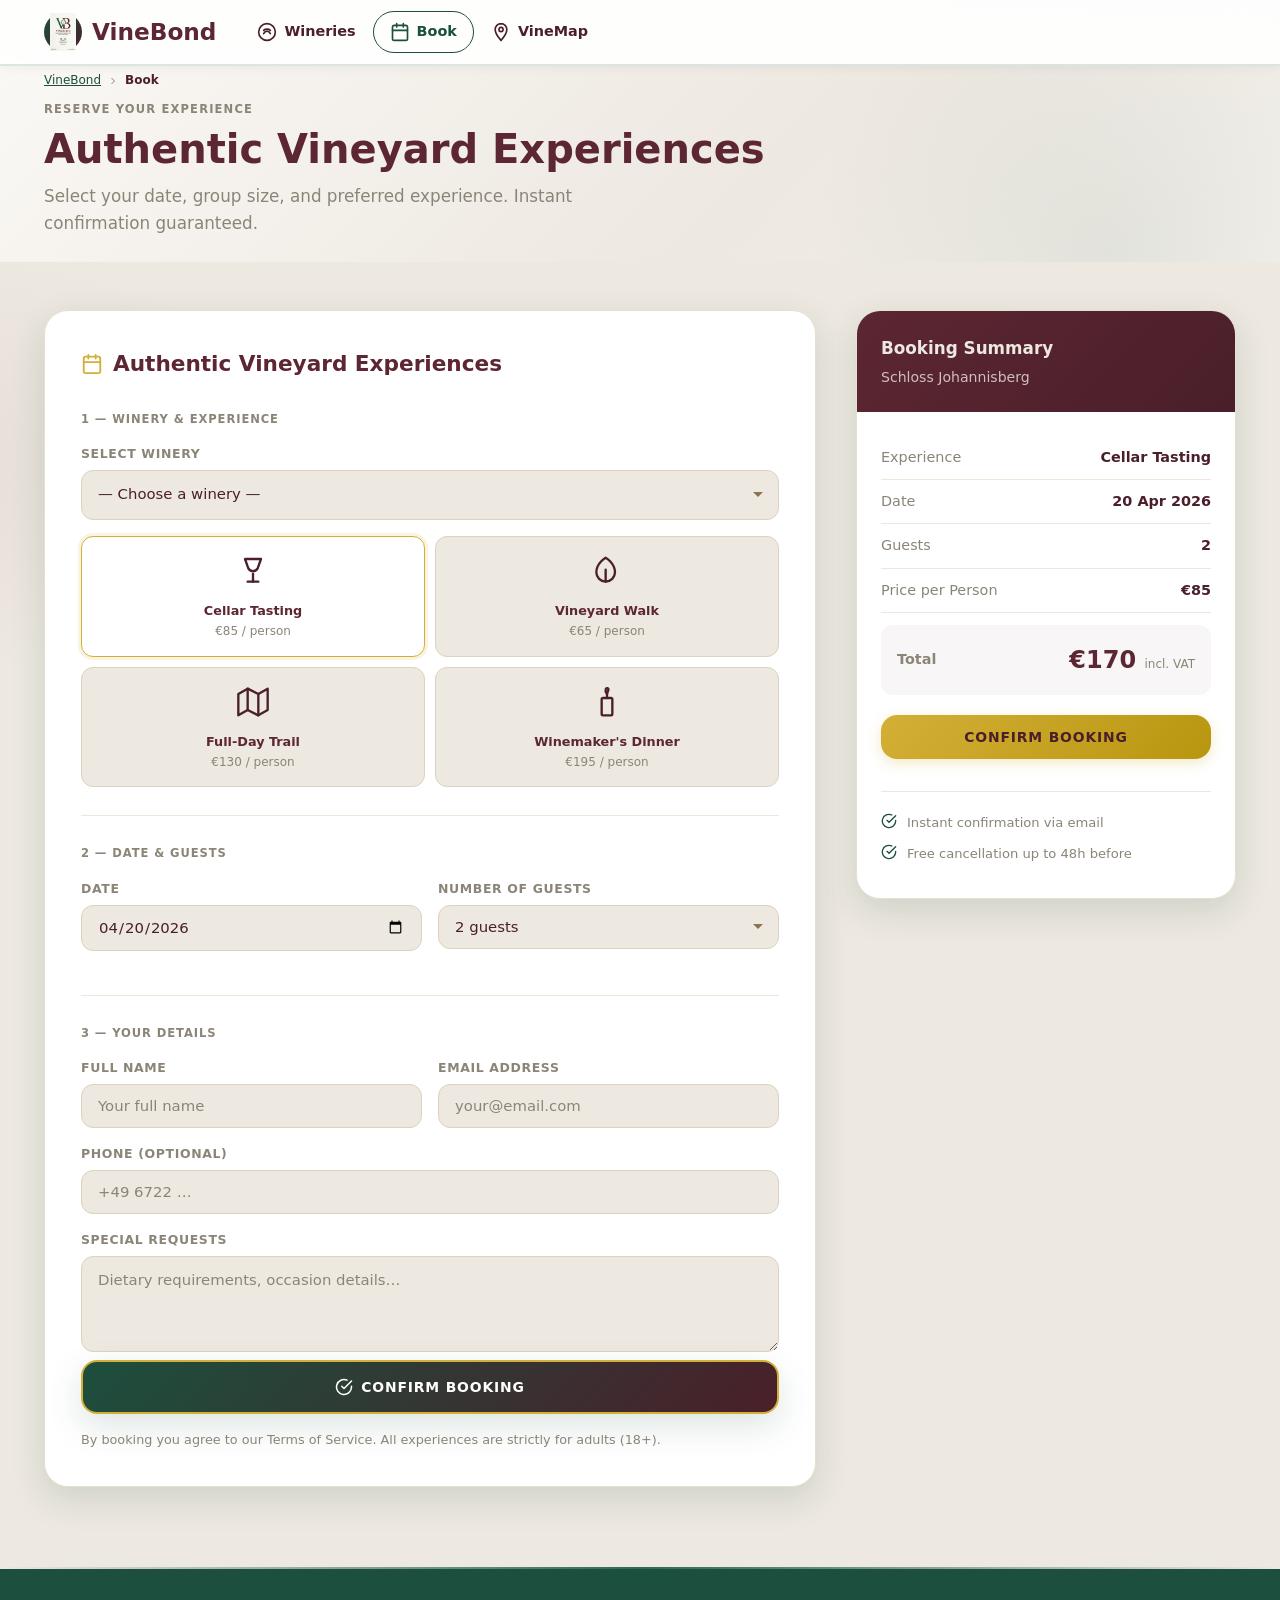
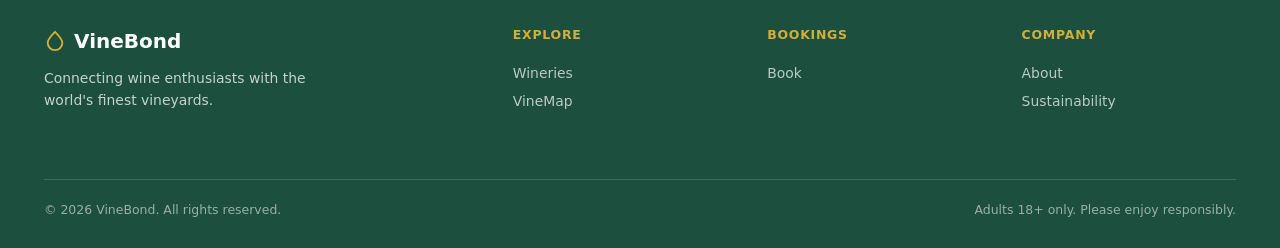
<file: book.html>
<!DOCTYPE html>
<html lang="en">
<head>
  <meta charset="UTF-8" />
  <meta name="viewport" content="width=device-width, initial-scale=1.0, viewport-fit=cover" />
  <title>Book — VineBond</title>
  <script>(function(){document.documentElement.setAttribute('data-theme',window.matchMedia('(prefers-color-scheme:dark)').matches?'dark':'light');})();</script>
  <link rel="stylesheet" href="css/vinebond.css" />
  <style>
    /* ── Book Page Specific ── */
    .page-hero { margin-top: 55px; padding: 16px 0 24px; }
    .page-hero .section-title { min-height: 0; }
    .page-hero .section-subtitle { min-height: 0; }
    .vb-breadcrumb { margin-bottom: 10px; }
    .book-layout {
      padding: 48px 0 80px;
    }
    .book-layout .container {
      display: grid;
      grid-template-columns: 1fr 380px;
      gap: 40px;
      align-items: start;
    }

    /* ── Form Card ── */
    .form-card {
      background: var(--white);
      border-radius: var(--radius-xl);
      padding: 36px;
      border: 1px solid #E8DFD0;
    }
    .form-card h2 {
      font-size: 1.35rem;
      font-weight: 800;
      color: var(--burgundy);
      margin-bottom: 28px;
      display: flex;
      align-items: center;
      gap: 10px;
    }
    .form-card h2 svg { width: 22px; height: 22px; }

    .form-section {
      margin-bottom: 28px;
      padding-bottom: 28px;
      border-bottom: 1px solid #EFE7D9;
    }
    .form-section:last-of-type { border-bottom: none; margin-bottom: 0; padding-bottom: 0; }
    .form-section-title {
      font-size: 0.72rem;
      font-weight: 700;
      text-transform: uppercase;
      letter-spacing: 0.08em;
      color: var(--oak);
      margin-bottom: 16px;
    }
    .form-row {
      display: grid;
      grid-template-columns: 1fr 1fr;
      gap: 16px;
    }
    .form-field { margin-bottom: 16px; }
    .form-field:last-child { margin-bottom: 0; }
    .form-field label {
      display: block;
      font-size: 0.78rem;
      font-weight: 700;
      text-transform: uppercase;
      letter-spacing: 0.05em;
      color: var(--oak);
      margin-bottom: 6px;
    }
    .form-field select,
    .form-field input,
    .form-field textarea {
      width: 100%;
      padding: 12px 16px;
      border: 1.5px solid #DDD2BF;
      border-radius: var(--radius-md);
      font-size: 0.93rem;
      color: var(--burgundy-deep);
      background: var(--cream);
      transition: var(--transition);
      appearance: none;
    }
    .form-field select {
      background-image: url("data:image/svg+xml,%3Csvg xmlns='http://www.w3.org/2000/svg' width='12' height='8' fill='%238B7355'%3E%3Cpath d='M1 1l5 5 5-5'/%3E%3C/svg%3E");
      background-repeat: no-repeat;
      background-position: right 14px center;
      text-align: left;
      text-align-last: left;
      -webkit-text-align-last: left;
    }
    .form-field select:focus,
    .form-field input:focus,
    .form-field textarea:focus {
      outline: none;
      border-color: var(--gold);
      background: var(--white);
      box-shadow: 0 0 0 3px rgba(212,175,55,0.15);
    }
    .form-field textarea {
      height: 96px;
      resize: vertical;
      line-height: 1.55;
    }
    .form-terms {
      font-size: 0.8rem;
      color: var(--oak);
      line-height: 1.55;
      margin-top: 16px;
    }
    .form-terms a { color: var(--burgundy); text-decoration: underline; }

    /* ── Summary Sidebar ── */
    .summary-card {
      background: var(--white);
      border-radius: var(--radius-xl);
      border: 1px solid #E8DFD0;
      overflow: hidden;
      position: sticky;
      top: 100px;
    }
    .summary-header {
      background: linear-gradient(135deg, var(--burgundy), var(--burgundy-deep));
      padding: 24px;
      color: var(--cream);
    }
    .summary-header h3 {
      font-size: 1.05rem;
      font-weight: 700;
      margin-bottom: 4px;
    }
    .summary-header .summary-winery {
      font-size: 0.88rem;
      opacity: 0.8;
    }
    .summary-body { padding: 24px; }
    .summary-row {
      display: flex;
      justify-content: space-between;
      align-items: center;
      padding: 10px 0;
      border-bottom: 1px solid #EFE7D9;
      font-size: 0.9rem;
    }
    .summary-row:last-of-type { border-bottom: none; }
    .summary-row .label { color: var(--oak); font-weight: 500; }
    .summary-row .value { font-weight: 700; color: var(--burgundy-deep); }
    .summary-total {
      background: rgba(107,31,60,0.04);
      border-radius: var(--radius-md);
      padding: 16px;
      display: flex;
      justify-content: space-between;
      align-items: center;
      margin-top: 12px;
      margin-bottom: 20px;
    }
    .summary-total .total-label {
      font-size: 0.9rem;
      color: var(--oak);
      font-weight: 600;
    }
    .summary-total .total-price {
      font-size: 1.5rem;
      font-weight: 800;
      color: var(--burgundy);
    }
    .summary-total .total-price small {
      font-size: 0.75rem;
      font-weight: 500;
      color: var(--oak);
    }
    .summary-perks {
      margin-top: 20px;
      padding-top: 20px;
      border-top: 1px solid #EFE7D9;
    }
    .perk {
      display: flex;
      align-items: flex-start;
      gap: 10px;
      margin-bottom: 10px;
      font-size: 0.82rem;
      color: var(--oak);
    }
    .perk svg { width: 16px; height: 16px; flex-shrink: 0; margin-top: 1px; color: var(--green); }

    /* Experience type cards */
    .exp-types {
      display: grid;
      grid-template-columns: 1fr 1fr;
      gap: 10px;
    }
    .exp-type-card {
      padding: 14px;
      border: 1.5px solid #DDD2BF;
      border-radius: var(--radius-md);
      text-align: center;
      transition: var(--transition);
      background: var(--cream);
    }
    .exp-type-card:hover, .exp-type-card.selected {
      border-color: var(--gold);
      background: var(--white);
      box-shadow: 0 0 0 3px rgba(212,175,55,0.15);
    }
    .exp-type-card .exp-icon { font-size: 1.8rem; margin-bottom: 6px; }
    .exp-type-card .exp-name { font-size: 0.8rem; font-weight: 700; color: var(--burgundy); line-height: 1.3; }
    .exp-type-card .exp-price { font-size: 0.75rem; color: var(--oak); margin-top: 3px; }

    /* Confirmation overlay */
    .confirmation-overlay {
      display: none;
      position: fixed;
      inset: 0;
      background: rgba(74,21,40,0.6);
      backdrop-filter: blur(6px);
      z-index: 2000;
      align-items: center;
      justify-content: center;
    }
    .confirmation-overlay.show { display: flex; }
    .confirmation-card {
      background: var(--white);
      border-radius: var(--radius-xl);
      padding: 48px 40px;
      max-width: 480px;
      text-align: center;
      box-shadow: 0 24px 60px rgba(0,0,0,0.25);
    }
    .confirmation-card .conf-icon { font-size: 3.5rem; margin-bottom: 16px; }
    .confirmation-card h3 { font-size: 1.5rem; font-weight: 800; color: var(--burgundy); margin-bottom: 8px; }
    .confirmation-card p { color: var(--oak); line-height: 1.6; margin-bottom: 24px; }

    @media (max-width: 1024px) {
      .book-layout .container { grid-template-columns: 1fr; }
      .summary-card { position: static; }
      .form-row { grid-template-columns: 1fr; }
    }
    @media (max-width: 640px) {
      .form-card { padding: 24px 20px; }
      .exp-types { grid-template-columns: 1fr; }
    }

    /* ── M — Large Phone (≤ 479px) ─────────────────────── */
    @media (max-width: 479px) {
      .form-card { padding: 20px 14px; }
      .form-card h2 { font-size: 1.15rem; }
      .form-section { margin-bottom: 20px; padding-bottom: 20px; }
      .form-field label { white-space: normal; }
      .confirmation-card {
        padding: 32px 20px;
        margin: 16px;
        max-width: calc(100vw - 32px);
        max-height: calc(100vh - 32px);
        overflow-y: auto;
      }
      .confirmation-card h3 { font-size: 1.2rem; }
      .exp-type-card { padding: 10px; }
      .exp-type-card .exp-icon { font-size: 1.4rem; }
      .summary-body { padding: 16px; }
      .summary-header { padding: 16px; }
    }

    /* ── 2XS — Budget Phone (≤ 320px) ──────────────────── */
    @media (max-width: 320px) {
      .form-card { padding: 16px 10px; }
      .form-card h2 { font-size: 1.05rem; gap: 6px; }
      .form-card h2 svg { width: 18px; height: 18px; }
      .form-field select,
      .form-field input,
      .form-field textarea { font-size: 0.88rem; padding: 10px 12px; }
      .form-field label { font-size: 0.7rem; }
      .form-section-title { font-size: 0.65rem; }
      .exp-type-card { padding: 8px; }
      .exp-type-card .exp-icon { font-size: 1.2rem; }
      .exp-type-card .exp-name { font-size: 0.72rem; }
      .exp-type-card .exp-price { font-size: 0.68rem; }
      .summary-body { padding: 12px; }
      .summary-header { padding: 14px; }
      .summary-header h3 { font-size: 0.95rem; }
      .summary-row { font-size: 0.82rem; padding: 8px 0; }
      .summary-total .total-price { font-size: 1.2rem; }
      .perk { font-size: 0.75rem; }
      .confirmation-card { padding: 24px 14px; margin: 10px; }
      .confirmation-card h3 { font-size: 1.05rem; }
      .confirmation-card p { font-size: 0.85rem; }
    }

    /* ── Confirmation overlay safe area support ────────── */
    @supports (padding: env(safe-area-inset-top)) {
      .confirmation-overlay {
        padding: env(safe-area-inset-top, 16px) env(safe-area-inset-right, 16px)
                 env(safe-area-inset-bottom, 16px) env(safe-area-inset-left, 16px);
      }
    }

    /* ── Landscape Phone ───────────────────────────────── */
    @media (max-height: 500px) and (orientation: landscape) {
      .page-hero { margin-top: 48px; padding: 20px 0 12px; }
      .confirmation-card { max-height: calc(100vh - 20px); overflow-y: auto; }
    }

    /* ── Dark Mode Overrides ── */
    [data-theme="dark"] .form-card {
      background: #162321;
      border-color: rgba(90,150,144,0.18);
    }
    [data-theme="dark"] .summary-card {
      background: #162321;
      border-color: rgba(90,150,144,0.20);
    }
    [data-theme="dark"] .summary-row {
      border-bottom-color: rgba(237,232,224,0.10);
    }
    [data-theme="dark"] .summary-row .label { color: #A8A09A; }
    [data-theme="dark"] .summary-row .value { color: #EDE8E0; }
    [data-theme="dark"] .summary-total {
      background: rgba(90,150,144,0.10);
      border: 1px solid rgba(90,150,144,0.20);
    }
    [data-theme="dark"] .summary-perks {
      border-top-color: rgba(90,150,144,0.15);
    }
    [data-theme="dark"] .exp-type-card {
      background: #1F3230;
      border-color: rgba(90,150,144,0.25);
    }
    [data-theme="dark"] .exp-type-card:hover,
    [data-theme="dark"] .exp-type-card.selected {
      border-color: #D4AF37;
      background: #2F5755;
      box-shadow: 0 0 0 3px rgba(212,175,55,0.12);
    }
    [data-theme="dark"] .form-field select:focus,
    [data-theme="dark"] .form-field input:focus,
    [data-theme="dark"] .form-field textarea:focus {
      background: #1F3230;
      border-color: #5A9690;
      box-shadow: 0 0 0 3px rgba(90,150,144,0.20);
    }

    /* ── Custom Select (replaces native on all devices) ── */
    .csel { position: relative; }
    .csel-trigger {
      width: 100%;
      padding: 12px 40px 12px 16px;
      border: 1.5px solid #DDD2BF;
      border-radius: var(--radius-md);
      font-size: 0.93rem;
      color: var(--burgundy-deep);
      background: var(--cream);
      background-image: url("data:image/svg+xml,%3Csvg xmlns='http://www.w3.org/2000/svg' width='12' height='8' fill='%238B7355'%3E%3Cpath d='M1 1l5 5 5-5'/%3E%3C/svg%3E");
      background-repeat: no-repeat;
      background-position: right 14px center;
      transition: var(--transition);
      cursor: pointer;
      user-select: none;
      box-sizing: border-box;
      text-align: left;
    }
    .csel-trigger:focus,
    .csel.open .csel-trigger {
      outline: none;
      border-color: var(--gold);
      background-color: var(--white);
      box-shadow: 0 0 0 3px rgba(212,175,55,0.15);
    }
    .csel-dropdown {
      display: none;
      position: absolute;
      top: calc(100% + 4px);
      left: 0;
      right: 0;
      background: var(--white);
      border: 1.5px solid #DDD2BF;
      border-radius: var(--radius-md);
      box-shadow: 0 8px 24px rgba(28,79,61,0.12);
      z-index: 200;
      max-height: 280px;
      overflow-y: auto;
    }
    .csel.open .csel-dropdown { display: block; }
    .csel-group-label {
      padding: 8px 16px 4px;
      font-size: 0.7rem;
      font-weight: 700;
      text-transform: uppercase;
      letter-spacing: 0.08em;
      color: var(--oak);
    }
    .csel-option {
      padding: 10px 16px;
      font-size: 0.93rem;
      color: var(--burgundy-deep);
      cursor: pointer;
      text-align: left;
    }
    .csel-option:hover,
    .csel-option.selected {
      background: var(--cream);
      color: var(--burgundy);
    }
    [data-theme="dark"] .csel-trigger {
      background-color: #1F3230;
      border-color: #3A5A4F;
      color: #EDE8E0;
    }
    [data-theme="dark"] .csel-trigger:focus,
    [data-theme="dark"] .csel.open .csel-trigger {
      background-color: #1F3230;
      border-color: #5A9690;
      box-shadow: 0 0 0 3px rgba(90,150,144,0.20);
    }
    [data-theme="dark"] .csel-dropdown {
      background: #162321;
      border-color: #3A5A4F;
    }
    [data-theme="dark"] .csel-option { color: #EDE8E0; }
    [data-theme="dark"] .csel-option:hover,
    [data-theme="dark"] .csel-option.selected {
      background: #2F5755;
    }

    @media (prefers-color-scheme: dark) {
      :root:not([data-theme="light"]) .form-card {
        background: #162321;
        border-color: rgba(90,150,144,0.18);
      }
      :root:not([data-theme="light"]) .summary-card {
        background: #162321;
        border-color: rgba(90,150,144,0.20);
      }
      :root:not([data-theme="light"]) .summary-row {
        border-bottom-color: rgba(237,232,224,0.10);
      }
      :root:not([data-theme="light"]) .summary-row .label { color: #A8A09A; }
      :root:not([data-theme="light"]) .summary-row .value { color: #EDE8E0; }
      :root:not([data-theme="light"]) .summary-total {
        background: rgba(90,150,144,0.10);
        border: 1px solid rgba(90,150,144,0.20);
      }
      :root:not([data-theme="light"]) .summary-perks {
        border-top-color: rgba(90,150,144,0.15);
      }
      :root:not([data-theme="light"]) .exp-type-card {
        background: #1F3230;
        border-color: rgba(90,150,144,0.25);
      }
      :root:not([data-theme="light"]) .form-field select:focus,
      :root:not([data-theme="light"]) .form-field input:focus,
      :root:not([data-theme="light"]) .form-field textarea:focus {
        background: #1F3230;
        border-color: #5A9690;
        box-shadow: 0 0 0 3px rgba(90,150,144,0.20);
      }
    }
  </style>
</head>
<body>

  <a href="#main-content" class="skip-to-content">Skip to content</a>

  <!-- SITE HEADER -->
  <header class="site-header" id="siteHeader">
    <nav class="nav-container" aria-label="Main navigation">
      <div class="nav-row-top">
        <a href="index.html" class="nav-brand">
          <div class="nav-brand-icon">
            <img src="assets/figma-elements/logo-reshaped-1.png" alt="VineBond logo" />
          </div>
          <span class="nav-brand-wordmark">VineBond</span>
        </a>
        <ul class="nav-primary" role="list">
          <li><a href="winery.html">
            <svg viewBox="0 0 24 24" fill="none" stroke="currentColor" stroke-width="2" stroke-linecap="round"><circle cx="12" cy="12" r="10"/><path d="M8 14c1-2 2.5-3 4-3s3 1 4 3"/><path d="M8 10c1-1 2.5-1.5 4-1.5s3 .5 4 1.5"/></svg>
            <span>Wineries</span>
          </a></li>
          <li><a href="book.html" class="active">
            <svg viewBox="0 0 24 24" fill="none" stroke="currentColor" stroke-width="2" stroke-linecap="round"><rect x="3" y="4" width="18" height="18" rx="2"/><path d="M16 2v4M8 2v4M3 10h18"/></svg>
            <span>Book</span>
          </a></li>
          <li><a href="vinemap.html">
            <svg viewBox="0 0 24 24" fill="none" stroke="currentColor" stroke-width="2" stroke-linecap="round"><path d="M12 2C8.13 2 5 5.13 5 9c0 5.25 7 13 7 13s7-7.75 7-13c0-3.87-3.13-7-7-7z"/><circle cx="12" cy="9" r="2.5"/></svg>
            <span>VineMap</span>
          </a></li>
          <!-- VineClub nav chip hidden until Next_Updates release
          <li class="vineclub-chip"><a href="vineclub.html">
            <svg viewBox="0 0 24 24" fill="none" stroke="currentColor" stroke-width="2" stroke-linecap="round"><path d="M12 2l3.09 6.26L22 9.27l-5 4.87 1.18 6.88L12 17.77l-6.18 3.25L7 14.14 2 9.27l6.91-1.01L12 2z"/></svg>
            <span>VineClub</span>
          </a></li>
          -->
        </ul>
        <div class="nav-utility" id="navUtility"></div>
        <button class="nav-mobile-trigger" id="navMobileTrigger" aria-label="Open menu" aria-expanded="false" aria-controls="navSheet"><span></span><span></span><span></span></button>
      </div>
    </nav>
  </header>
  <div id="navBackdrop" class="nav-backdrop" aria-hidden="true"></div>
  <div id="navSheet" class="nav-sheet" role="dialog" aria-modal="true" aria-label="Menu">
    <div class="nav-sheet-header">
      <span class="nav-sheet-title">Menu</span>
      <button class="nav-sheet-close" id="navSheetClose" aria-label="Close menu">
        <svg viewBox="0 0 24 24" fill="none" stroke="currentColor" stroke-width="2" stroke-linecap="round"><path d="M18 6L6 18M6 6l12 12"/></svg>
      </button>
    </div>
    <div class="nav-sheet-utility" id="navSheetUtility"></div>
    <div class="nav-sheet-links">
      <p class="nav-sheet-section-title">Explore</p>
      <a href="winery.html">
        <svg viewBox="0 0 24 24" fill="none" stroke="currentColor" stroke-width="2" stroke-linecap="round"><circle cx="12" cy="12" r="10"/><path d="M8 14c1-2 2.5-3 4-3s3 1 4 3"/><path d="M8 10c1-1 2.5-1.5 4-1.5s3 .5 4 1.5"/></svg>
        <span>Wineries</span>
      </a>
      <a href="book.html" class="active">
        <svg viewBox="0 0 24 24" fill="none" stroke="currentColor" stroke-width="2" stroke-linecap="round"><rect x="3" y="4" width="18" height="18" rx="2"/><path d="M16 2v4M8 2v4M3 10h18"/></svg>
        <span>Book</span>
      </a>
      <a href="vinemap.html">
        <svg viewBox="0 0 24 24" fill="none" stroke="currentColor" stroke-width="2" stroke-linecap="round"><path d="M12 2C8.13 2 5 5.13 5 9c0 5.25 7 13 7 13s7-7.75 7-13c0-3.87-3.13-7-7-7z"/><circle cx="12" cy="9" r="2.5"/></svg>
        <span>VineMap</span>
      </a>
      <!-- VineClub mobile link hidden until Next_Updates release
      <a href="vineclub.html">
        <svg viewBox="0 0 24 24" fill="none" stroke="currentColor" stroke-width="2" stroke-linecap="round"><path d="M12 2l3.09 6.26L22 9.27l-5 4.87 1.18 6.88L12 17.77l-6.18 3.25L7 14.14 2 9.27l6.91-1.01L12 2z"/></svg>
        <span>VineClub Membership</span>
      </a>
      -->
      <p class="nav-sheet-section-title">Support</p>
      <a href="#">
        <svg viewBox="0 0 24 24" fill="none" stroke="currentColor" stroke-width="2" stroke-linecap="round"><circle cx="12" cy="12" r="10"/><path d="M9.09 9a3 3 0 015.83 1c0 2-3 3-3 3"/><line x1="12" y1="17" x2="12.01" y2="17"/></svg>
        <span>Help &amp; FAQ</span>
      </a>
      <a href="#">
        <svg viewBox="0 0 24 24" fill="none" stroke="currentColor" stroke-width="2" stroke-linecap="round"><path d="M21 15a2 2 0 01-2 2H7l-4 4V5a2 2 0 012-2h14a2 2 0 012 2z"/></svg>
        <span>Contact Us</span>
      </a>
    </div>
  </div>

  <!-- ── PAGE HERO ── -->
  <section class="page-hero" id="main-content">
    <div class="container">
      <nav class="vb-breadcrumb" aria-label="Breadcrumb">
        <a href="index.html">VineBond</a>
        <svg viewBox="0 0 24 24" fill="none" stroke="currentColor" stroke-width="2"><path d="M9 18l6-6-6-6"/></svg>
        <span>Book</span>
      </nav>
      <span class="section-label">Reserve Your Experience</span>
      <h1 class="section-title">Authentic Vineyard Experiences</h1>
      <p class="section-subtitle">Select your date, group size, and preferred experience. Instant confirmation guaranteed.</p>
    </div>
  </section>

  <!-- ── BOOKING LAYOUT ── -->
  <section class="book-layout">
    <div class="container">

      <!-- LEFT: Booking Form -->
      <div>
        <div class="form-card fade-up">
          <h2>
            <svg viewBox="0 0 24 24" fill="none" stroke="var(--gold)" stroke-width="2" stroke-linecap="round"><rect x="3" y="4" width="18" height="18" rx="2"/><path d="M16 2v4M8 2v4M3 10h18"/></svg>
            <span>Authentic Vineyard Experiences</span>
          </h2>

          <!-- Step 1: Winery & Experience -->
          <div class="form-section">
            <p class="form-section-title">1 — Winery & Experience</p>
            <div class="form-field">
              <label>Select Winery</label>
              <select id="bookWinery">
                <option value="">— Choose a winery —</option>
                <optgroup label="Rheingau GG / 1G">
                  <option value="johannisberg">Schloss Johannisberg (GG)</option>
                  <option value="breuer">Weingut Georg Breuer — Berg Schlossberg (GG)</option>
                  <option value="weil">Weingut Robert Weil — Gräfenberg (GG)</option>
                  <option value="eberbach">Kloster Eberbach — Steinberg (1G)</option>
                  <option value="wegeler">Weingut Wegeler — Jesuitengarten (GG)</option>
                </optgroup>
                <optgroup label="Bordeaux">
                  <option value="margaux">Château Margaux</option>
                </optgroup>
                <optgroup label="Tuscany">
                  <option value="antinori">Marchesi Antinori</option>
                </optgroup>
                <optgroup label="Other">
                  <option value="karas">Karas Wines, Armenia</option>
                </optgroup>
              </select>
            </div>
            <div class="exp-types" id="expTypes">
              <div class="exp-type-card selected" data-price="85" data-exp="cellar">
                <div class="exp-icon"><svg class="vb-icon" xmlns="http://www.w3.org/2000/svg" viewBox="0 0 24 24" aria-hidden="true"><path d="M6 3h12l-2.5 7a4 4 0 0 1-7 0L6 3z"/><line x1="12" y1="14" x2="12" y2="20"/><line x1="8" y1="20" x2="16" y2="20"/></svg></div>
                <div class="exp-name">Cellar Tasting</div>
                <div class="exp-price">€85 / person</div>
              </div>
              <div class="exp-type-card" data-price="65" data-exp="walk">
                <div class="exp-icon"><svg class="vb-icon" xmlns="http://www.w3.org/2000/svg" viewBox="0 0 24 24" aria-hidden="true"><path d="M11 20A7 7 0 0 1 4 13c0-7 7-11 7-11s7 4 7 11a7 7 0 0 1-7 7z"/><path d="M11 20v-9"/></svg></div>
                <div class="exp-name">Vineyard Walk</div>
                <div class="exp-price">€65 / person</div>
              </div>
              <div class="exp-type-card" data-price="130" data-exp="trail">
                <div class="exp-icon"><svg class="vb-icon" xmlns="http://www.w3.org/2000/svg" viewBox="0 0 24 24" aria-hidden="true"><polygon points="1 6 1 22 8 18 16 22 23 18 23 2 16 6 8 2 1 6"/><line x1="8" y1="2" x2="8" y2="18"/><line x1="16" y1="6" x2="16" y2="22"/></svg></div>
                <div class="exp-name">Full-Day Trail</div>
                <div class="exp-price">€130 / person</div>
              </div>
              <div class="exp-type-card" data-price="195" data-exp="dinner">
                <div class="exp-icon"><svg class="vb-icon" xmlns="http://www.w3.org/2000/svg" viewBox="0 0 24 24" aria-hidden="true"><rect x="8" y="9" width="8" height="13" rx="1"/><path d="M12 9V6"/><path d="M12 6c0 0-1.5-2-1-3.5C11.5 1 13.5 1.5 13 3c-.3 1-1 3-1 3z"/></svg></div>
                <div class="exp-name">Winemaker's Dinner</div>
                <div class="exp-price">€195 / person</div>
              </div>
            </div>
          </div>

          <!-- Step 2: Date & Guests -->
          <div class="form-section">
            <p class="form-section-title">2 — Date & Guests</p>
            <div class="form-row">
              <div class="form-field">
                <label>Date</label>
                <input type="date" id="bookDate" value="2026-04-20" />
              </div>
              <div class="form-field">
                <label>Number of Guests</label>
                <select id="bookGuests">
                  <option value="1">1 guest</option>
                  <option value="2" selected>2 guests</option>
                  <option value="3">3 guests</option>
                  <option value="4">4 guests</option>
                  <option value="5">5 guests</option>
                  <option value="6">6 guests</option>
                  <option value="7">7–10 guests</option>
                  <option value="11">11–20 guests</option>
                </select>
              </div>
            </div>
          </div>

          <!-- Step 3: Personal Details -->
          <div class="form-section">
            <p class="form-section-title">3 — Your Details</p>
            <div class="form-row">
              <div class="form-field">
                <label>Full Name</label>
                <input type="text" placeholder="Your full name" />
              </div>
              <div class="form-field">
                <label>Email Address</label>
                <input type="email" placeholder="your@email.com" />
              </div>
            </div>
            <div class="form-field">
              <label>Phone (optional)</label>
              <input type="tel" placeholder="+49 6722 …" />
            </div>
            <div class="form-field">
              <label>Special Requests</label>
              <textarea placeholder="Dietary requirements, occasion details…"></textarea>
            </div>
          </div>

          <button class="btn btn-primary" style="width:100%;padding:16px;" id="confirmBtn">
            <svg width="18" height="18" viewBox="0 0 24 24" fill="none" stroke="currentColor" stroke-width="2" stroke-linecap="round"><path d="M22 11.08V12a10 10 0 1 1-5.93-9.14"/><polyline points="22 4 12 14.01 9 11.01"/></svg>
            <span>Confirm Booking</span>
          </button>
          <p class="form-terms">By booking you agree to our Terms of Service. All experiences are strictly for adults (18+).</p>
        </div>
      </div>

      <!-- RIGHT: Booking Summary -->
      <div>
        <div class="summary-card fade-up">
          <div class="summary-header">
            <h3>Booking Summary</h3>
            <p class="summary-winery" id="summaryWinery">Schloss Johannisberg</p>
          </div>
          <div class="summary-body">
            <div class="summary-row">
              <span class="label">Experience</span>
              <span class="value" id="summaryExp">Cellar Tasting</span>
            </div>
            <div class="summary-row">
              <span class="label">Date</span>
              <span class="value" id="summaryDate">20 Apr 2026</span>
            </div>
            <div class="summary-row">
              <span class="label">Guests</span>
              <span class="value" id="summaryGuests">2</span>
            </div>
            <div class="summary-row">
              <span class="label">Price per Person</span>
              <span class="value" id="summaryPPP">€85</span>
            </div>
            <div class="summary-total">
              <span class="total-label">Total</span>
              <span class="total-price" id="summaryTotal">€170 <small>incl. VAT</small></span>
            </div>
            <button class="btn btn-gold" style="width:100%;margin-bottom:12px;" id="confirmBtnSidebar">
              <span>Confirm Booking</span>
            </button>
            <div class="summary-perks">
              <div class="perk">
                <svg viewBox="0 0 24 24" fill="none" stroke="currentColor" stroke-width="2" stroke-linecap="round"><path d="M22 11.08V12a10 10 0 1 1-5.93-9.14"/><polyline points="22 4 12 14.01 9 11.01"/></svg>
                <span>Instant confirmation via email</span>
              </div>
              <div class="perk">
                <svg viewBox="0 0 24 24" fill="none" stroke="currentColor" stroke-width="2" stroke-linecap="round"><path d="M22 11.08V12a10 10 0 1 1-5.93-9.14"/><polyline points="22 4 12 14.01 9 11.01"/></svg>
                <span>Free cancellation up to 48h before</span>
              </div>
              <!-- VineClub loyalty perk hidden until Next_Updates release
              <div class="perk">
                <svg viewBox="0 0 24 24" fill="none" stroke="currentColor" stroke-width="2" stroke-linecap="round"><path d="M22 11.08V12a10 10 0 1 1-5.93-9.14"/><polyline points="22 4 12 14.01 9 11.01"/></svg>
                <span>VineClub loyalty points earned</span>
              </div>
              -->
            </div>
          </div>
        </div>
      </div>

    </div>
  </section>

  <!-- ── CONFIRMATION OVERLAY ── -->
  <div class="confirmation-overlay" id="confirmOverlay">
    <div class="confirmation-card">
      <div class="conf-icon"><svg class="vb-icon" xmlns="http://www.w3.org/2000/svg" viewBox="0 0 24 24" aria-hidden="true"><path d="M5 3h4l1 8a3 3 0 0 1-3 3 3 3 0 0 1-3-3l1-8z"/><path d="M15 3h4l1 8a3 3 0 0 1-3 3 3 3 0 0 1-3-3l1-8z"/><line x1="7" y1="14" x2="7" y2="21"/><line x1="17" y1="14" x2="17" y2="21"/><line x1="4" y1="21" x2="10" y2="21"/><line x1="14" y1="21" x2="20" y2="21"/></svg></div>
      <h3>Booking Confirmed!</h3>
      <p>Your experience is reserved. A confirmation has been sent to your email. We look forward to welcoming you to the vineyard.</p>
      <a href="index.html" class="btn btn-primary" style="width:100%;">Return to Home</a>
    </div>
  </div>

  <hr class="divider" />

  <!-- ── FOOTER ── -->
  <footer>
    <div class="container">
      <div class="footer-grid">
        <div class="footer-brand">
          <h3>
            <svg width="22" height="22" viewBox="0 0 24 24" fill="none" stroke="#D4AF37" stroke-width="2" stroke-linecap="round"><path d="M12 2C8 6 4 10 4 14a8 8 0 0016 0c0-4-4-8-8-12z"/></svg>
            VineBond
          </h3>
          <p>Connecting wine enthusiasts with the world's finest vineyards.</p>
        </div>
        <div class="footer-col">
          <h4>Explore</h4>
          <a href="winery.html">Wineries</a>
          <a href="vinemap.html">VineMap</a>
        </div>
        <div class="footer-col">
          <h4>Bookings</h4>
          <a href="book.html">Book</a>
        </div>
        <div class="footer-col">
          <h4>Company</h4>
          <a href="#">About</a>
          <a href="#">Sustainability</a>
        </div>
      </div>
      <div class="footer-bottom">
        <p>© 2026 VineBond. All rights reserved.</p>
        <p>Adults 18+ only. Please enjoy responsibly.</p>
      </div>
    </div>
  </footer>
  <script>
    /* Site header & nav sheet */
    const siteHeader = document.getElementById('siteHeader');
    window.addEventListener('scroll', () => siteHeader.classList.toggle('scrolled', scrollY > 40));
    var navBackdrop = document.getElementById('navBackdrop');
    var navSheet = document.getElementById('navSheet');
    var navTrigger = document.getElementById('navMobileTrigger');
    var menuIsOpen = false;
    function openMenu() {
      navSheet.classList.add('open');
      navBackdrop.classList.add('visible');
      navTrigger.setAttribute('aria-expanded', 'true');
      var _sy = window.scrollY;
      var _sbW = window.innerWidth - document.documentElement.clientWidth;
      document.body.style.paddingRight = _sbW + 'px';
      document.body.style.position = 'fixed';
      document.body.style.top = '-' + _sy + 'px';
      document.body.style.width = '100%';
      document.body.dataset.scrollY = _sy;
      menuIsOpen = true;
    }
    function closeMenu() {
      navSheet.classList.remove('open');
      navBackdrop.classList.remove('visible');
      navTrigger.setAttribute('aria-expanded', 'false');
      var _savedY = parseInt(document.body.dataset.scrollY || '0', 10);
      document.body.style.position = '';
      document.body.style.top = '';
      document.body.style.width = '';
      document.body.style.paddingRight = '';
      delete document.body.dataset.scrollY;
      window.scrollTo(0, _savedY);
      menuIsOpen = false;
    }
    navTrigger.addEventListener('click', () => menuIsOpen ? closeMenu() : openMenu());
    navBackdrop.addEventListener('click', closeMenu);
    window.addEventListener('resize', () => { if (window.innerWidth > 1024 && menuIsOpen) closeMenu(); });

    /* Scroll reveal */
    const obs = new IntersectionObserver(entries => {
      entries.forEach((e, i) => { if (e.isIntersecting) { setTimeout(() => e.target.classList.add('visible'), i * 80); obs.unobserve(e.target); } });
    }, { threshold: 0.1 });
    document.querySelectorAll('.fade-up').forEach(el => obs.observe(el));

    /* ── Booking logic ── */
    let selectedPrice = 85;
    let guests = 2;

    const expTypeCards = document.querySelectorAll('.exp-type-card');
    expTypeCards.forEach(card => {
      card.addEventListener('click', () => {
        expTypeCards.forEach(c => c.classList.remove('selected'));
        card.classList.add('selected');
        selectedPrice = parseInt(card.dataset.price);
        document.getElementById('summaryExp').textContent = card.querySelector('.exp-name').textContent;
        updateTotal();
      });
    });

    document.getElementById('bookGuests').addEventListener('change', function() {
      const val = parseInt(this.value);
      guests = val >= 11 ? 15 : val >= 7 ? 8 : val;
      document.getElementById('summaryGuests').textContent = this.options[this.selectedIndex].text;
      updateTotal();
    });

    document.getElementById('bookDate').addEventListener('change', function() {
      const d = new Date(this.value);
      document.getElementById('summaryDate').textContent = d.toLocaleDateString('en-GB', { day:'numeric', month:'short', year:'numeric' });
    });

    document.getElementById('bookWinery').addEventListener('change', function() {
      const opt = this.options[this.selectedIndex];
      document.getElementById('summaryWinery').textContent = opt.text || 'Select a winery';
    });

    // Custom dropdown for #bookWinery — replaces native select on all devices
    (function() {
      const sel = document.getElementById('bookWinery');
      const field = sel.parentElement;

      const csel = document.createElement('div');
      csel.className = 'csel';

      const trigger = document.createElement('div');
      trigger.className = 'csel-trigger';
      trigger.setAttribute('tabindex', '0');
      trigger.setAttribute('role', 'button');
      trigger.setAttribute('aria-haspopup', 'listbox');
      trigger.textContent = '— Choose a winery —';

      const dropdown = document.createElement('div');
      dropdown.className = 'csel-dropdown';
      dropdown.setAttribute('role', 'listbox');

      Array.from(sel.children).forEach(function(child) {
        if (child.tagName === 'OPTGROUP') {
          var gl = document.createElement('div');
          gl.className = 'csel-group-label';
          gl.textContent = child.label;
          dropdown.appendChild(gl);
          Array.from(child.children).forEach(function(opt) {
            var o = document.createElement('div');
            o.className = 'csel-option';
            o.dataset.value = opt.value;
            o.textContent = opt.textContent;
            o.setAttribute('role', 'option');
            dropdown.appendChild(o);
          });
        }
      });

      csel.appendChild(trigger);
      csel.appendChild(dropdown);
      field.insertBefore(csel, sel);
      sel.style.display = 'none';

      trigger.addEventListener('click', function() {
        csel.classList.toggle('open');
      });
      trigger.addEventListener('keydown', function(e) {
        if (e.key === 'Enter' || e.key === ' ') { e.preventDefault(); csel.classList.toggle('open'); }
        if (e.key === 'Escape') csel.classList.remove('open');
      });
      dropdown.addEventListener('click', function(e) {
        var opt = e.target.closest('.csel-option');
        if (!opt) return;
        dropdown.querySelectorAll('.csel-option').forEach(function(o) { o.classList.remove('selected'); });
        opt.classList.add('selected');
        trigger.textContent = opt.textContent;
        sel.value = opt.dataset.value;
        csel.classList.remove('open');
        sel.dispatchEvent(new Event('change'));
      });
      document.addEventListener('click', function(e) {
        if (!csel.contains(e.target)) csel.classList.remove('open');
      });
    })();

    function updateTotal() {
      const vatLabel = 'incl. VAT';
      document.getElementById('summaryPPP').textContent = `€${selectedPrice}`;
      document.getElementById('summaryTotal').innerHTML = `€${selectedPrice * guests} <small>${vatLabel}</small>`;
    }
    updateTotal();

    function showConfirm() {
      document.getElementById('confirmOverlay').classList.add('show');
    }
    document.getElementById('confirmBtn').addEventListener('click', showConfirm);
    document.getElementById('confirmBtnSidebar').addEventListener('click', showConfirm);
    document.getElementById('confirmOverlay').addEventListener('click', function(e) {
      if (e.target === this) this.classList.remove('show');
    });
  </script>
  <button class="back-to-top" data-back-to-top aria-label="Back to top" aria-hidden="true">
    <svg viewBox="0 0 24 24" fill="none" stroke="currentColor" stroke-width="2" stroke-linecap="round" stroke-linejoin="round" aria-hidden="true"><path d="M18 15l-6-6-6 6"/></svg>
  </button>
  <script src="js/ui-enhancements.js"></script>
  <script src="js/theme.js"></script>
  <script src="js/orientation-lock.js"></script>
</body>
</html>
</file>
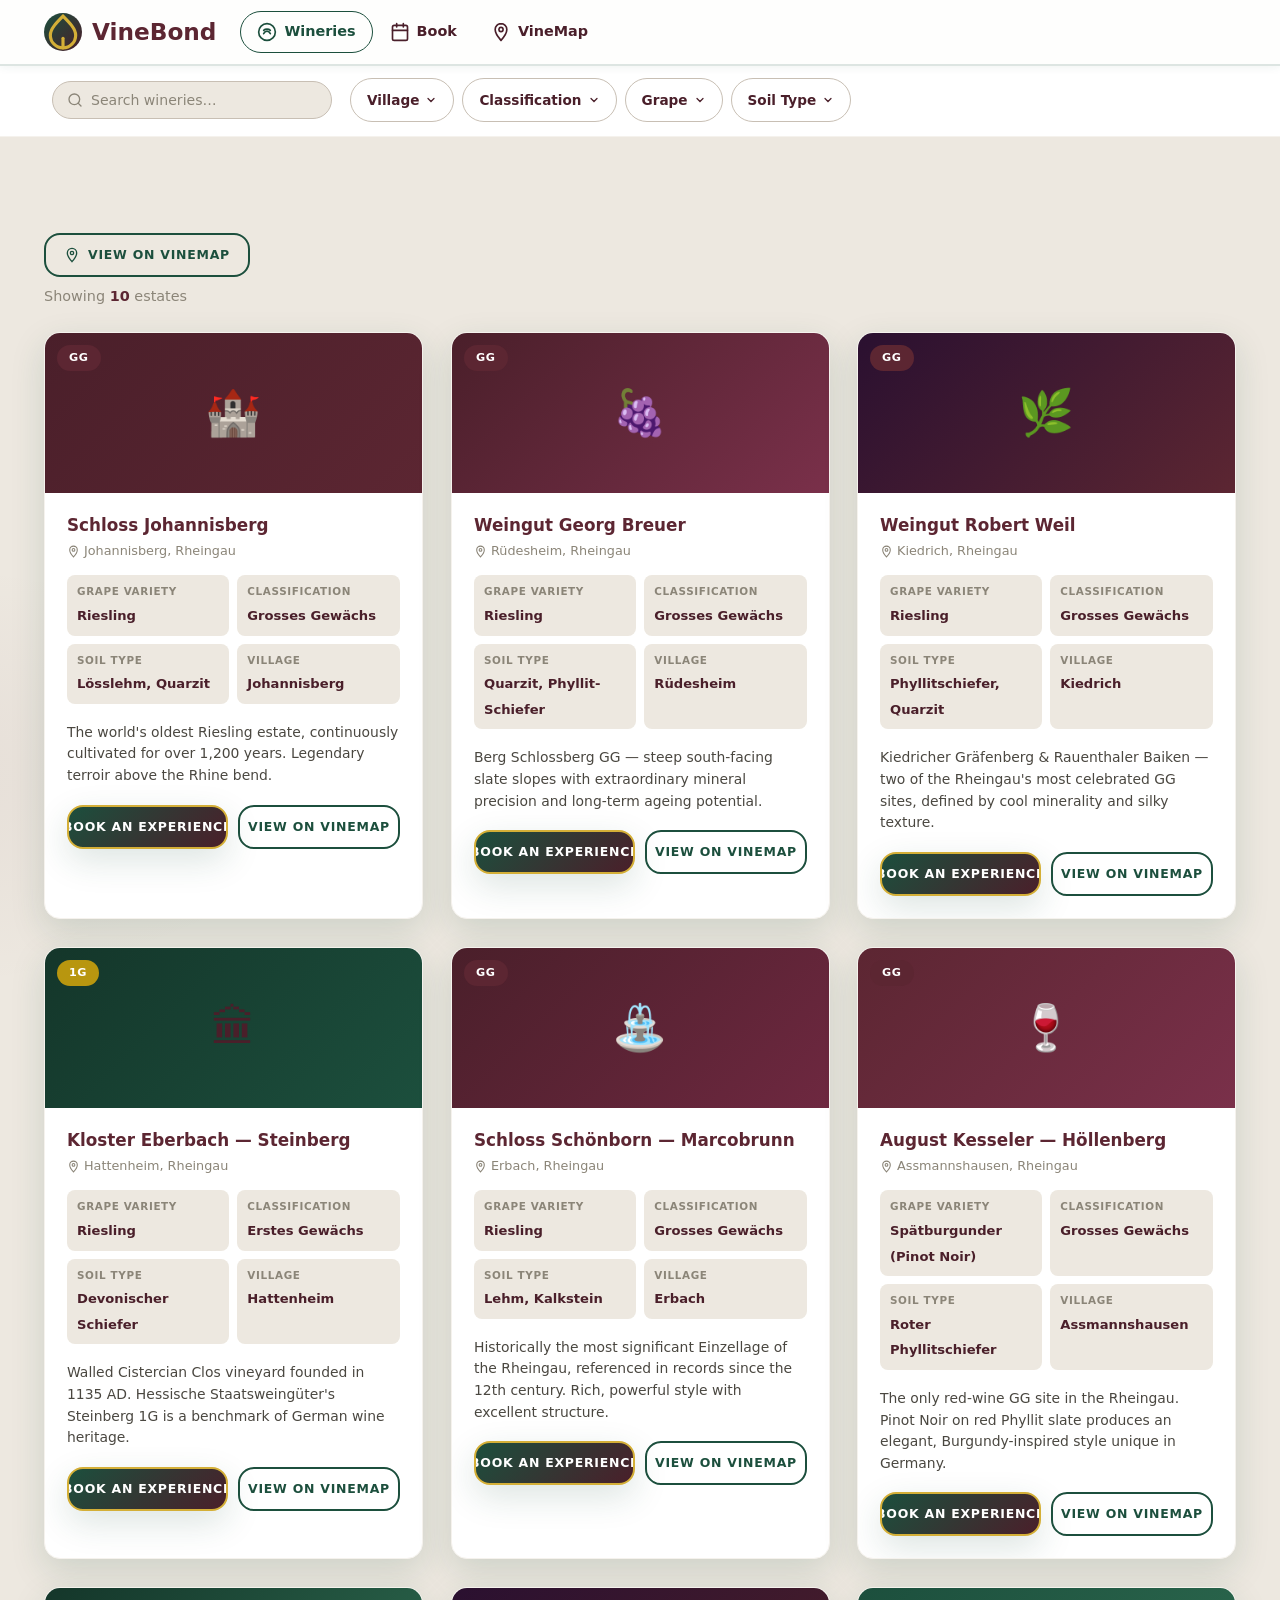
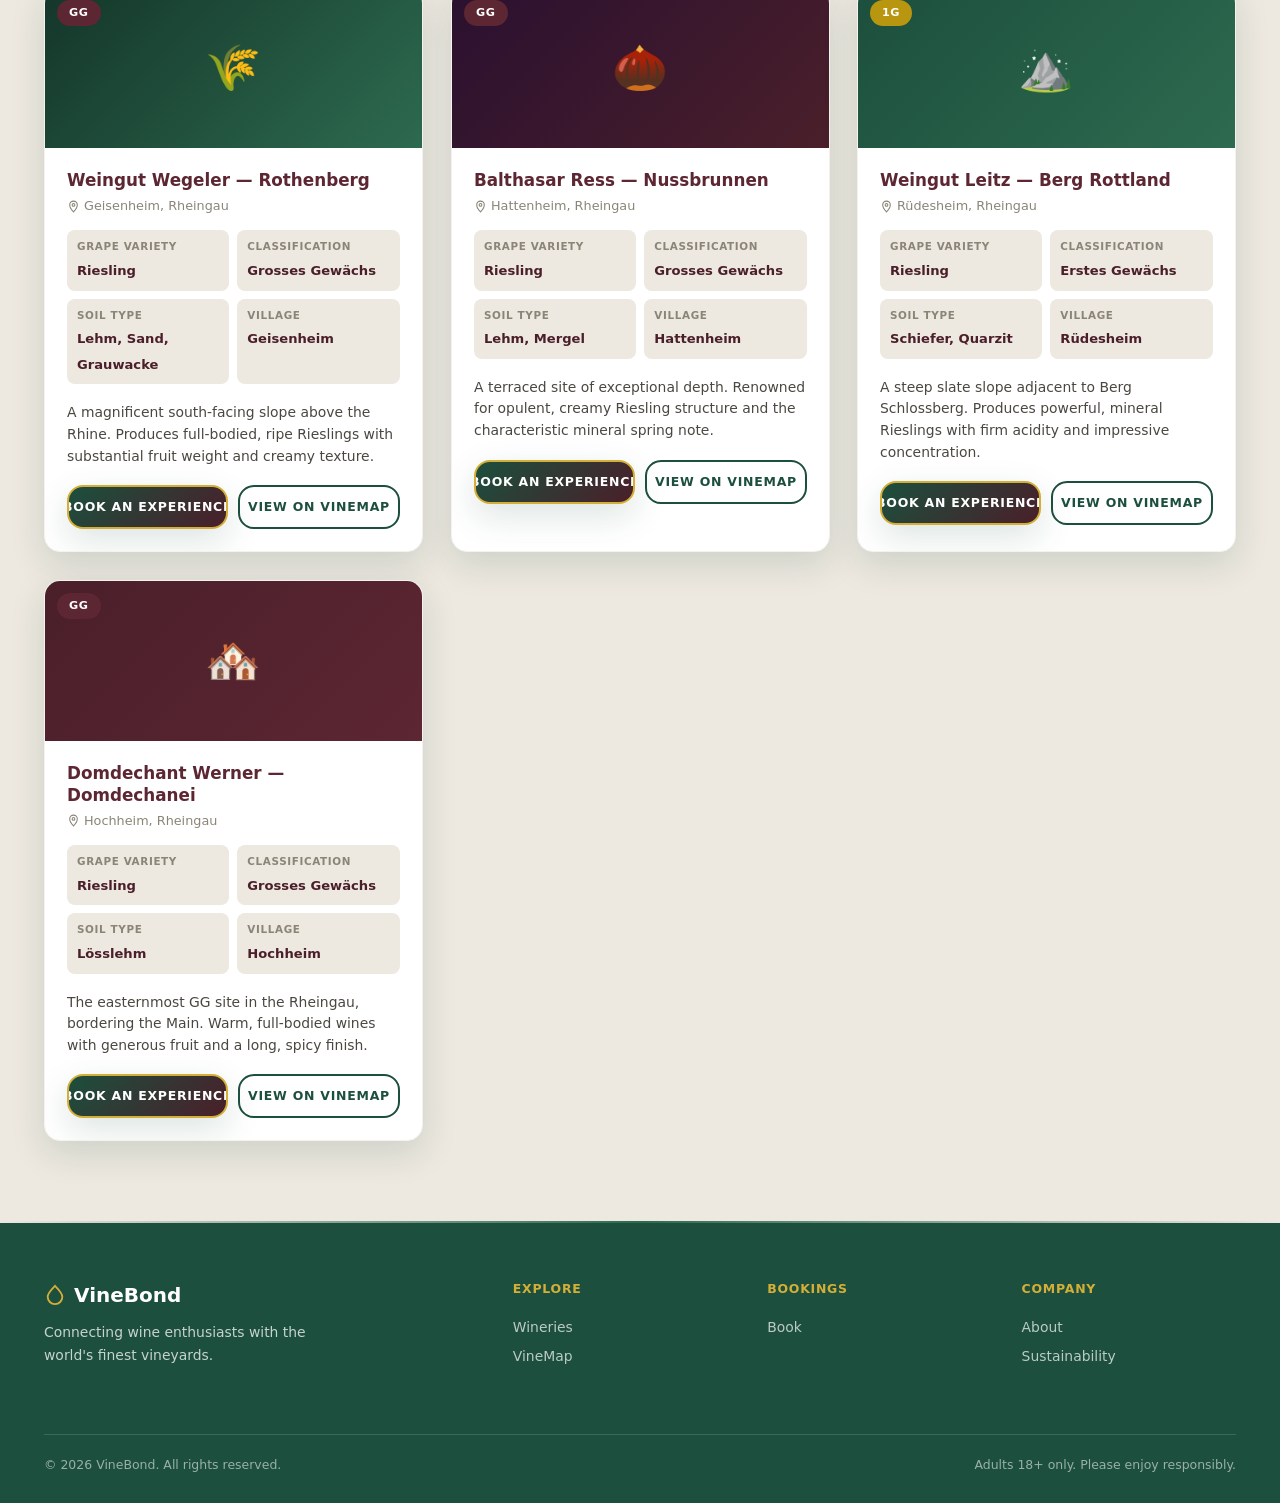
<file: winery.html>
<!DOCTYPE html>
<html lang="en">
<head>
  <meta charset="UTF-8" />
  <meta name="viewport" content="width=device-width, initial-scale=1.0, viewport-fit=cover" />
  <title>Wineries — VineBond</title>
  <script>(function(){document.documentElement.setAttribute('data-theme',window.matchMedia('(prefers-color-scheme:dark)').matches?'dark':'light');})();</script>
  <link rel="stylesheet" href="css/vinebond.css" />
  <style>
    /* ── Winery Page — VINEBOND Design System v2.0 ──
       Rheingau-focused winery directory with dropdown filters
    ── */

    /* ── Filter Bar ── */
    body { padding-top: 64px; }
    .filter-bar {
      background: #FFFFFF;
      border-bottom: 1px solid var(--vb-light-beige);
      padding: 14px 0;
      position: sticky;
      top: 64px;
      z-index: 100;
    }
    .filter-bar .container {
      display: flex; align-items: center; gap: 10px; flex-wrap: wrap;
    }

    /* ── Dropdown Filter Buttons ── */
    .filter-dropdowns {
      display: flex; gap: 8px; flex-wrap: nowrap; flex: 1;
      overflow-x: auto; overflow-y: hidden;
      -webkit-overflow-scrolling: auto;
      overscroll-behavior-x: contain;
      scrollbar-width: none;
    }
    .filter-dropdowns::-webkit-scrollbar { display: none; }
    .filter-dropdown {
      position: relative;
    }
    .filter-dropdown-btn {
      display: inline-flex; align-items: center; gap: 6px;
      padding: 8px 16px;
      border: 1.5px solid #C8BFB4;
      border-radius: 100px;
      background: transparent;
      font-size: 0.85rem; font-weight: 600;
      color: var(--vb-deep-maroon, #4A1F2A);
      cursor: pointer;
      transition: var(--transition);
      white-space: nowrap;
      min-height: 44px; /* WCAG AA touch target for Android */
      flex-shrink: 0;
    }
    .filter-dropdown-btn:hover {
      border-color: var(--vb-forest, #1C4F3D);
      color: var(--vb-forest, #1C4F3D);
    }
    .filter-dropdown-btn.has-selection {
      background: var(--vb-forest, #1C4F3D);
      color: #FFFFFF;
      border-color: var(--vb-forest, #1C4F3D);
    }
    .filter-dropdown-btn .chevron {
      width: 12px; height: 12px;
      transition: transform 0.2s;
    }
    .filter-dropdown.open .filter-dropdown-btn .chevron {
      transform: rotate(180deg);
    }
    .filter-count-badge {
      display: inline-flex; align-items: center; justify-content: center;
      min-width: 18px; height: 18px;
      background: rgba(255,255,255,0.3);
      border-radius: 100px;
      font-size: 0.7rem; font-weight: 700;
      padding: 0 5px;
      margin-left: 2px;
    }

    /* ── Dropdown Panel ── */
    .filter-dropdown-panel {
      display: none;
      position: absolute;
      top: calc(100% + 6px);
      left: 0;
      min-width: 220px;
      background: #FFFFFF;
      border: 1px solid var(--vb-light-beige, #F5F2ED);
      border-radius: var(--radius-md, 12px);
      box-shadow: 0 8px 32px rgba(42,14,24,0.12);
      z-index: 200;
      overflow: hidden;
    }
    .filter-dropdown-panel-inner {
      padding: 8px 0;
      max-height: 50vh;
      overflow-y: auto;
      -webkit-overflow-scrolling: touch;
      overscroll-behavior: contain;
    }
    .filter-dropdown.open .filter-dropdown-panel {
      display: block;
    }
    .filter-dropdown-panel label {
      display: flex; align-items: center; gap: 10px;
      padding: 8px 16px;
      font-size: 0.87rem;
      color: var(--vb-deep-maroon, #4A1F2A);
      cursor: pointer;
      transition: background 0.15s;
    }
    .filter-dropdown-panel label:hover {
      background: var(--vb-cream, #EDE8E0);
    }
    .filter-dropdown-panel input[type="checkbox"] {
      width: 16px; height: 16px;
      accent-color: var(--vb-forest, #1C4F3D);
      flex-shrink: 0; margin: 0;
    }
    .filter-dropdown-panel .panel-count {
      margin-left: auto;
      font-size: 0.72rem; font-weight: 600;
      background: var(--vb-light-beige, #F5F2ED);
      color: var(--vb-medium-gray, #8B8578);
      padding: 2px 7px; border-radius: 100px;
    }

    /* ── Clear All Button ── */
    .filter-clear-btn {
      display: none; align-items: center; gap: 4px;
      padding: 8px 14px;
      border: 1.5px solid #C8BFB4;
      border-radius: 100px;
      background: transparent;
      font-size: 0.82rem; font-weight: 600;
      color: var(--vb-medium-gray, #8B8578);
      cursor: pointer;
      transition: var(--transition);
      white-space: nowrap;
      min-height: 44px; /* WCAG AA touch target for Android */
    }
    .filter-clear-btn.visible {
      display: inline-flex;
    }
    .filter-clear-btn:hover {
      border-color: var(--vb-burgundy, #5C2632);
      color: var(--vb-burgundy, #5C2632);
    }

    /* ── Winery Grid ── */
    .winery-section { padding: 80px 0 80px; }
    .winery-grid { display: grid; grid-template-columns: repeat(3, 1fr); gap: 28px; }

    .winery-card {
      background: #FFFFFF;
      border-radius: var(--radius-lg);
      overflow: hidden;
      border: 1px solid var(--vb-light-beige);
      transition: var(--transition);
    }
    .winery-card:hover { transform: translateY(-6px); box-shadow: var(--vb-shadow-lg); }
    .winery-card-header {
      height: 160px;
      display: flex; align-items: center; justify-content: center;
      position: relative; overflow: hidden; font-size: 3rem;
    }
    .winery-card-header .card-badge {
      position: absolute; top: 12px; left: 12px;
      padding: 4px 12px; border-radius: 100px;
      font-size: 0.7rem; font-weight: 800; letter-spacing: 0.05em; text-transform: uppercase;
    }
    .badge-gg      { background: var(--vb-burgundy);  color: #FFFFFF; }
    .badge-1g      { background: var(--gold-warm);    color: #FFFFFF; }

    .winery-card-body { padding: 22px; }
    .winery-card-body h3 {
      font-size: 1.05rem; font-weight: 700; color: var(--vb-burgundy); margin-bottom: 4px; line-height: 1.3;
    }
    .winery-card-body .winery-region {
      font-size: 0.8rem; color: var(--vb-medium-gray); margin-bottom: 14px;
      display: flex; align-items: center; gap: 4px;
    }
    .winery-card-body .winery-region svg { width: 13px; height: 13px; }

    .winery-details { display: grid; grid-template-columns: 1fr 1fr; gap: 8px; margin-bottom: 18px; }
    .winery-detail {
      padding: 8px 10px; background: var(--vb-cream); border-radius: var(--radius-sm);
    }
    .winery-detail .detail-label {
      font-size: 0.65rem; font-weight: 700; text-transform: uppercase;
      letter-spacing: 0.06em; color: var(--vb-medium-gray); display: block; margin-bottom: 2px;
    }
    .winery-detail .detail-value { font-size: 0.82rem; font-weight: 600; color: var(--vb-deep-maroon); line-height: 1.3; }
    .winery-card-desc { font-size: 0.87rem; color: var(--vb-dark-gray); line-height: 1.55; margin-bottom: 18px; }
    .winery-card-actions { display: flex; gap: 10px; }
    .winery-card-actions .btn { flex: 1; justify-content: center; }

    /* Results count — inline in results bar */
    .results-count-row {
      font-size: 0.9rem; color: var(--vb-medium-gray, #8B8578);
      margin: 0; padding: 0;
    }
    .results-count-row strong { color: var(--vb-burgundy, #5C2632); }

    /* Results bar — VineMap button + results count */
    .results-bar {
      display: flex; flex-direction: column; align-items: flex-start;
      margin-bottom: 24px; padding-top: 16px;
      gap: 8px;
    }

    /* No results message */
    .no-results {
      text-align: center; padding: 60px 20px;
      color: var(--vb-medium-gray, #8B8578);
      font-size: 1rem;
      grid-column: 1 / -1;
    }
    .no-results svg { width: 48px; height: 48px; margin-bottom: 12px; opacity: 0.4; }

    /* ── Responsive ── */
    @media (max-width: 1024px) {
      .winery-grid { grid-template-columns: repeat(2, 1fr); }
      body { padding-top: 64px; }
      .filter-bar { top: 64px; }
    }
    @media (max-width: 768px) {
      body { padding-top: 56px; }
      .filter-bar { top: 56px; }
    }
    @media (max-width: 640px) {
      .winery-grid { grid-template-columns: 1fr; }
      .winery-details { grid-template-columns: 1fr; }
      .filter-dropdown-panel { position: fixed; left: 16px; right: 16px; width: auto; min-width: 0; }
      .filter-dropdown-panel .filter-dropdown-panel-inner { max-height: 40vh; }
    }
    @media (max-width: 479px) {
      .winery-card-actions { flex-direction: column; }
      .winery-card-actions .btn { width: 100%; min-width: 0; }
      .winery-card-body { padding: 16px; }
      .winery-card-header { height: 130px; }
    }
    @media (max-width: 374px) {
      .winery-card-body h3 { font-size: 0.95rem; }
      .winery-card-desc { font-size: 0.82rem; }
      .filter-dropdown-btn { padding: 6px 12px; font-size: 0.78rem; }
    }
    /* ── 2XS — Budget Phone (≤ 320px) ──────────────────── */
    @media (max-width: 320px) {
      .winery-card-body { padding: 16px; }
      .winery-card-body h3 { font-size: 0.9rem; }
      .winery-card-desc { font-size: 0.78rem; }
      .winery-card-header { height: 110px; }
      .winery-detail .detail-label { font-size: 0.6rem; }
      .winery-detail .detail-value { font-size: 0.75rem; }
      .winery-card-actions .btn { font-size: 0.72rem; padding: 8px 10px; }
      .filter-dropdown-btn { padding: 6px 10px; font-size: 0.75rem; gap: 4px; }
      .filter-dropdown-panel label { padding: 8px 12px; font-size: 0.82rem; }
    }
    @media (max-height: 500px) and (orientation: landscape) {
      .filter-bar { top: 48px; }
    }

    /* ── Dark Mode Overrides ── */
    [data-theme="dark"] .filter-bar {
      background: #0E1917;
      border-bottom-color: rgba(90,150,144,0.18);
    }
    [data-theme="dark"] .filter-dropdown-btn {
      border-color: rgba(90,150,144,0.35);
      color: #EDE8E0;
    }
    [data-theme="dark"] .filter-dropdown-btn:hover {
      border-color: #5A9690;
      color: #5A9690;
    }
    [data-theme="dark"] .filter-dropdown-panel {
      background: #1F3230;
      border-color: rgba(90,150,144,0.25);
      box-shadow: 0 8px 32px rgba(0,0,0,0.55);
    }
    [data-theme="dark"] .filter-dropdown-panel label {
      color: #EDE8E0;
    }
    [data-theme="dark"] .filter-dropdown-panel label:hover {
      background: rgba(90,150,144,0.12);
    }
    [data-theme="dark"] .filter-dropdown-panel .panel-count {
      background: rgba(90,150,144,0.18);
      color: #A8A09A;
    }
    [data-theme="dark"] .filter-clear-btn {
      border-color: rgba(90,150,144,0.30);
      color: #A8A09A;
    }
    [data-theme="dark"] .filter-clear-btn:hover {
      border-color: #7A4545;
      color: #C4909A;
    }
    [data-theme="dark"] .winery-card {
      background: #162321;
      border-color: rgba(90,150,144,0.18);
    }
    @media (prefers-color-scheme: dark) {
      :root:not([data-theme="light"]) .filter-bar {
        background: #0E1917;
        border-bottom-color: rgba(90,150,144,0.18);
      }
      :root:not([data-theme="light"]) .filter-dropdown-btn {
        border-color: rgba(90,150,144,0.35);
        color: #EDE8E0;
      }
      :root:not([data-theme="light"]) .filter-dropdown-btn:hover {
        border-color: #5A9690;
        color: #5A9690;
      }
      :root:not([data-theme="light"]) .filter-dropdown-panel {
        background: #1F3230;
        border-color: rgba(90,150,144,0.25);
        box-shadow: 0 8px 32px rgba(0,0,0,0.55);
      }
      :root:not([data-theme="light"]) .filter-dropdown-panel label {
        color: #EDE8E0;
      }
      :root:not([data-theme="light"]) .filter-dropdown-panel label:hover {
        background: rgba(90,150,144,0.12);
      }
      :root:not([data-theme="light"]) .filter-dropdown-panel .panel-count {
        background: rgba(90,150,144,0.18);
        color: #A8A09A;
      }
      :root:not([data-theme="light"]) .filter-clear-btn {
        border-color: rgba(90,150,144,0.30);
        color: #A8A09A;
      }
      :root:not([data-theme="light"]) .winery-card {
        background: #162321;
        border-color: rgba(90,150,144,0.18);
      }
    }
  </style>
</head>
<body>

  <a href="#main-content" class="skip-to-content">Skip to content</a>

  <!-- SITE HEADER -->
  <header class="site-header" id="siteHeader">
    <nav class="nav-container" aria-label="Main navigation">
      <div class="nav-row-top">
        <a href="index.html" class="nav-brand">
          <div class="nav-brand-icon">
            <svg viewBox="0 0 24 24" fill="none" stroke="#D4AF37" stroke-width="2" stroke-linecap="round">
              <path d="M12 2C8 6 4 10 4 14a8 8 0 0016 0c0-4-4-8-8-12z"/><path d="M12 22v-6"/>
            </svg>
          </div>
          <span class="nav-brand-wordmark">VineBond</span>
        </a>
        <ul class="nav-primary" role="list">
          <li><a href="winery.html" class="active">
            <svg viewBox="0 0 24 24" fill="none" stroke="currentColor" stroke-width="2" stroke-linecap="round"><circle cx="12" cy="12" r="10"/><path d="M8 14c1-2 2.5-3 4-3s3 1 4 3"/><path d="M8 10c1-1 2.5-1.5 4-1.5s3 .5 4 1.5"/></svg>
            <span>Wineries</span>
          </a></li>
          <li><a href="book.html">
            <svg viewBox="0 0 24 24" fill="none" stroke="currentColor" stroke-width="2" stroke-linecap="round"><rect x="3" y="4" width="18" height="18" rx="2"/><path d="M16 2v4M8 2v4M3 10h18"/></svg>
            <span>Book</span>
          </a></li>
          <li><a href="vinemap.html">
            <svg viewBox="0 0 24 24" fill="none" stroke="currentColor" stroke-width="2" stroke-linecap="round"><path d="M12 2C8.13 2 5 5.13 5 9c0 5.25 7 13 7 13s7-7.75 7-13c0-3.87-3.13-7-7-7z"/><circle cx="12" cy="9" r="2.5"/></svg>
            <span>VineMap</span>
          </a></li>
          <!-- VineClub nav chip hidden until Next_Updates release
          <li class="vineclub-chip"><a href="vineclub.html">
            <svg viewBox="0 0 24 24" fill="none" stroke="currentColor" stroke-width="2" stroke-linecap="round"><path d="M12 2l3.09 6.26L22 9.27l-5 4.87 1.18 6.88L12 17.77l-6.18 3.25L7 14.14 2 9.27l6.91-1.01L12 2z"/></svg>
            <span>VineClub</span>
          </a></li>
          -->
        </ul>
        <div class="nav-utility" id="navUtility"></div>
        <button class="nav-mobile-trigger" id="navMobileTrigger" aria-label="Open menu" aria-expanded="false" aria-controls="navSheet"><span></span><span></span><span></span></button>
      </div>
    </nav>
  </header>
  <div id="navBackdrop" class="nav-backdrop" aria-hidden="true"></div>
  <div id="navSheet" class="nav-sheet" role="dialog" aria-modal="true" aria-label="Menu">
    <div class="nav-sheet-header">
      <span class="nav-sheet-title">Menu</span>
      <button class="nav-sheet-close" id="navSheetClose" aria-label="Close menu">
        <svg viewBox="0 0 24 24" fill="none" stroke="currentColor" stroke-width="2" stroke-linecap="round"><path d="M18 6L6 18M6 6l12 12"/></svg>
      </button>
    </div>
    <div class="nav-sheet-utility" id="navSheetUtility"></div>
    <div class="nav-sheet-links">
      <p class="nav-sheet-section-title">Explore</p>
      <a href="winery.html" class="active">
        <svg viewBox="0 0 24 24" fill="none" stroke="currentColor" stroke-width="2" stroke-linecap="round"><circle cx="12" cy="12" r="10"/><path d="M8 14c1-2 2.5-3 4-3s3 1 4 3"/><path d="M8 10c1-1 2.5-1.5 4-1.5s3 .5 4 1.5"/></svg>
        <span>Wineries</span>
      </a>
      <a href="book.html">
        <svg viewBox="0 0 24 24" fill="none" stroke="currentColor" stroke-width="2" stroke-linecap="round"><rect x="3" y="4" width="18" height="18" rx="2"/><path d="M16 2v4M8 2v4M3 10h18"/></svg>
        <span>Book</span>
      </a>
      <a href="vinemap.html">
        <svg viewBox="0 0 24 24" fill="none" stroke="currentColor" stroke-width="2" stroke-linecap="round"><path d="M12 2C8.13 2 5 5.13 5 9c0 5.25 7 13 7 13s7-7.75 7-13c0-3.87-3.13-7-7-7z"/><circle cx="12" cy="9" r="2.5"/></svg>
        <span>VineMap</span>
      </a>
      <!-- VineClub mobile link hidden until Next_Updates release
      <a href="vineclub.html">
        <svg viewBox="0 0 24 24" fill="none" stroke="currentColor" stroke-width="2" stroke-linecap="round"><path d="M12 2l3.09 6.26L22 9.27l-5 4.87 1.18 6.88L12 17.77l-6.18 3.25L7 14.14 2 9.27l6.91-1.01L12 2z"/></svg>
        <span>VineClub Membership</span>
      </a>
      -->
      <p class="nav-sheet-section-title">Support</p>
      <a href="#">
        <svg viewBox="0 0 24 24" fill="none" stroke="currentColor" stroke-width="2" stroke-linecap="round"><circle cx="12" cy="12" r="10"/><path d="M9.09 9a3 3 0 015.83 1c0 2-3 3-3 3"/><line x1="12" y1="17" x2="12.01" y2="17"/></svg>
        <span>Help &amp; FAQ</span>
      </a>
      <a href="#">
        <svg viewBox="0 0 24 24" fill="none" stroke="currentColor" stroke-width="2" stroke-linecap="round"><path d="M21 15a2 2 0 01-2 2H7l-4 4V5a2 2 0 012-2h14a2 2 0 012 2z"/></svg>
        <span>Contact Us</span>
      </a>
    </div>
  </div>

  <!-- FILTER BAR -->
  <div class="filter-bar" id="main-content">
    <div class="container">
      <div class="filter-bar-search">
        <svg viewBox="0 0 24 24" fill="none" stroke="currentColor" stroke-width="2" stroke-linecap="round"><circle cx="11" cy="11" r="8"/><path d="M21 21l-4.35-4.35"/></svg>
        <input type="search" id="winerySearch" placeholder="Search wineries…" />
      </div>
      <div class="filter-dropdowns" id="filterDropdowns">
        <!-- Populated dynamically by JS -->
      </div>
      <button class="filter-clear-btn" id="clearAllFilters">
        <svg width="14" height="14" viewBox="0 0 24 24" fill="none" stroke="currentColor" stroke-width="2" stroke-linecap="round"><path d="M18 6L6 18M6 6l12 12"/></svg>
        Clear All
      </button>
    </div>
  </div>

  <!-- WINERY GRID -->
  <section class="winery-section">
    <div class="container">
      <div class="results-bar">
        <a href="vinemap.html" class="btn btn-secondary btn-sm">
          <svg width="16" height="16" viewBox="0 0 24 24" fill="none" stroke="currentColor" stroke-width="2"><path d="M12 2C8.13 2 5 5.13 5 9c0 5.25 7 13 7 13s7-7.75 7-13c0-3.87-3.13-7-7-7z"/><circle cx="12" cy="9" r="2.5"/></svg>
          <span>View on VineMap</span>
        </a>
        <p class="results-count-row" id="resultsCountBar">Showing <strong id="resultsCount">10</strong> estates</p>
      </div>

      <div class="winery-grid" id="wineryGrid">
        <!-- Populated dynamically by js/winery-data.js -->
      </div>
    </div>
  </section>

  <hr class="divider" />

  <!-- FOOTER -->
  <footer>
    <div class="container">
      <div class="footer-grid">
        <div class="footer-brand">
          <h3>
            <svg width="22" height="22" viewBox="0 0 24 24" fill="none" stroke="#D4AF37" stroke-width="2" stroke-linecap="round"><path d="M12 2C8 6 4 10 4 14a8 8 0 0016 0c0-4-4-8-8-12z"/></svg>
            VineBond
          </h3>
          <p>Connecting wine enthusiasts with the world's finest vineyards.</p>
        </div>
        <div class="footer-col">
          <h4>Explore</h4>
          <a href="winery.html">Wineries</a>
          <a href="vinemap.html">VineMap</a>
        </div>
        <div class="footer-col">
          <h4>Bookings</h4>
          <a href="book.html">Book</a>
        </div>
        <div class="footer-col">
          <h4>Company</h4>
          <a href="#">About</a>
          <a href="#">Sustainability</a>
        </div>
      </div>
      <div class="footer-bottom">
        <p>&copy; 2026 VineBond. All rights reserved.</p>
        <p>Adults 18+ only. Please enjoy responsibly.</p>
      </div>
    </div>
  </footer>
  <script src="js/winery-data.js"></script>
  <script>
    /* ── Winery Page Logic ── */
    var CHEVRON_SVG = '<svg class="chevron" viewBox="0 0 24 24" fill="none" stroke="currentColor" stroke-width="2.5" stroke-linecap="round"><path d="M6 9l6 6 6-6"/></svg>';
    var PIN_SVG = '<svg viewBox="0 0 24 24" fill="none" stroke="currentColor" stroke-width="2"><path d="M12 2C8.13 2 5 5.13 5 9c0 5.25 7 13 7 13s7-7.75 7-13c0-3.87-3.13-7-7-7z"/><circle cx="12" cy="9" r="2.5"/></svg>';

    function escHtml(str) {
      return (str||'').replace(/&/g,'&amp;').replace(/</g,'&lt;').replace(/>/g,'&gt;').replace(/"/g,'&quot;');
    }

    /* ── Filter System ── */
    var FILTER_CATEGORIES = [
      { key: 'village', label: 'Village', field: 'village' },
      { key: 'classification', label: 'Classification', field: 'type' },
      { key: 'grape', label: 'Grape', field: 'grape' },
      { key: 'soil', label: 'Soil Type', field: 'soil' }
    ];

    var activeFilters = {};
    FILTER_CATEGORIES.forEach(function(cat) { activeFilters[cat.key] = []; });

    function getUniqueValues(wineries, field) {
      var seen = {};
      var values = [];
      wineries.forEach(function(w) {
        var val = w[field];
        if (val && !seen[val]) {
          seen[val] = true;
          values.push(val);
        }
      });
      return values.sort();
    }

    function getDisplayLabel(cat, value) {
      if (cat.key === 'classification') {
        if (value === 'GG') return 'GG (Grosses Gew\u00e4chs)';
        if (value === '1G') return 'EG (Erstes Gew\u00e4chs)';
      }
      return value;
    }

    function countMatches(wineries, field, value) {
      return wineries.filter(function(w) { return w[field] === value; }).length;
    }

    function buildDropdowns() {
      var wineries = VineBondWineries.getAll();
      var container = document.getElementById('filterDropdowns');
      container.innerHTML = '';

      FILTER_CATEGORIES.forEach(function(cat) {
        var values = getUniqueValues(wineries, cat.field);
        if (values.length <= 1) return; // skip if only one value

        var dd = document.createElement('div');
        dd.className = 'filter-dropdown';
        dd.dataset.filterKey = cat.key;

        // Button
        var btn = document.createElement('button');
        btn.className = 'filter-dropdown-btn';
        btn.type = 'button';
        btn.innerHTML = escHtml(cat.label) + ' ' + CHEVRON_SVG;
        btn.dataset.filterKey = cat.key;

        // Panel
        var panel = document.createElement('div');
        panel.className = 'filter-dropdown-panel';
        var panelInner = document.createElement('div');
        panelInner.className = 'filter-dropdown-panel-inner';
        panel.appendChild(panelInner);

        values.forEach(function(val) {
          var label = document.createElement('label');
          var cb = document.createElement('input');
          cb.type = 'checkbox';
          cb.value = val;
          cb.dataset.filterKey = cat.key;

          var text = document.createElement('span');
          text.textContent = getDisplayLabel(cat, val);

          var count = document.createElement('span');
          count.className = 'panel-count';
          count.textContent = countMatches(wineries, cat.field, val);

          label.appendChild(cb);
          label.appendChild(text);
          label.appendChild(count);
          panelInner.appendChild(label);

          cb.addEventListener('change', function() {
            onFilterChange(cat.key, val, cb.checked);
          });
        });

        dd.appendChild(btn);
        dd.appendChild(panel);
        container.appendChild(dd);

        // Toggle dropdown on button click
        btn.addEventListener('click', function(e) {
          e.stopPropagation();
          var isOpen = dd.classList.contains('open');
          closeAllDropdowns();
          if (!isOpen) {
            dd.classList.add('open');
            if (window.innerWidth <= 640) {
              // Mobile: fixed panel below filter bar
              panel.style.position = 'fixed';
              panel.style.width = '';
              panel.style.left = '16px';
              panel.style.right = '16px';
              var bar = document.querySelector('.filter-bar');
              if (bar) panel.style.top = bar.getBoundingClientRect().bottom + 'px';
            } else {
              // Desktop: fixed positioning to escape overflow-y:hidden clipping
              var btnRect = btn.getBoundingClientRect();
              panel.style.position = 'fixed';
              panel.style.top = (btnRect.bottom + 6) + 'px';
              panel.style.left = btnRect.left + 'px';
              panel.style.right = 'auto';
              panel.style.width = '';
              // Shift left if panel overflows the right edge
              var panelRect = panel.getBoundingClientRect();
              if (panelRect.right > window.innerWidth - 16) {
                panel.style.left = 'auto';
                panel.style.right = (window.innerWidth - btnRect.right) + 'px';
              }
            }
          }
        });
      });
    }


    function closeAllDropdowns() {
      document.querySelectorAll('.filter-dropdown.open').forEach(function(dd) {
        dd.classList.remove('open');
        var p = dd.querySelector('.filter-dropdown-panel');
        if (p) { p.style.position = ''; p.style.top = ''; p.style.left = ''; p.style.right = ''; p.style.width = ''; }
      });
    }

    function rebuildDropdownOptions() {
      var allWineries = VineBondWineries.getAll();

      FILTER_CATEGORIES.forEach(function(cat) {
        var dd = document.querySelector('.filter-dropdown[data-filter-key="' + cat.key + '"]');
        if (!dd) return;

        // Context = wineries matching ALL active filters EXCEPT this category's own
        var context = allWineries.filter(function(w) {
          return FILTER_CATEGORIES.every(function(other) {
            if (other.key === cat.key) return true;
            var sel = activeFilters[other.key];
            if (!sel || sel.length === 0) return true;
            return sel.indexOf(w[other.field]) !== -1;
          });
        });

        var visibleCount = 0;
        dd.querySelectorAll('.filter-dropdown-panel label').forEach(function(label) {
          var cb = label.querySelector('input[type="checkbox"]');
          if (!cb) return;
          var val = cb.value;
          var n = 0;
          for (var i = 0; i < context.length; i++) {
            if (context[i][cat.field] === val) n++;
          }
          var badge = label.querySelector('.panel-count');
          if (badge) badge.textContent = n;

          if (n === 0 && !cb.checked) {
            label.style.display = 'none';
          } else {
            label.style.display = '';
            visibleCount++;
          }
        });

        // Hide the entire dropdown wrapper when no options are available
        dd.style.display = visibleCount === 0 ? 'none' : '';
      });
    }

    function onFilterChange(key, value, checked) {
      if (checked) {
        if (activeFilters[key].indexOf(value) === -1) activeFilters[key].push(value);
      } else {
        activeFilters[key] = activeFilters[key].filter(function(v) { return v !== value; });
      }
      updateButtonStates();
      applyFilters();
      rebuildDropdownOptions();
    }

    function updateButtonStates() {
      var hasAny = false;
      document.querySelectorAll('.filter-dropdown').forEach(function(dd) {
        var key = dd.dataset.filterKey;
        var btn = dd.querySelector('.filter-dropdown-btn');
        var cat = FILTER_CATEGORIES.filter(function(c) { return c.key === key; })[0];
        var count = activeFilters[key].length;

        // Remove old badge
        var oldBadge = btn.querySelector('.filter-count-badge');
        if (oldBadge) oldBadge.remove();

        if (count > 0) {
          btn.classList.add('has-selection');
          var badge = document.createElement('span');
          badge.className = 'filter-count-badge';
          badge.textContent = count;
          btn.insertBefore(badge, btn.querySelector('.chevron'));
          hasAny = true;
        } else {
          btn.classList.remove('has-selection');
        }
      });

      var clearBtn = document.getElementById('clearAllFilters');
      if (hasAny) {
        clearBtn.classList.add('visible');
      } else {
        clearBtn.classList.remove('visible');
      }
    }

    function applyFilters() {
      var wineries = VineBondWineries.getAll();
      var count = 0;
      var cards = document.querySelectorAll('.winery-card');

      cards.forEach(function(card) {
        var wineryData = null;
        // Find matching winery
        for (var i = 0; i < wineries.length; i++) {
          if (card.dataset.name === (wineries[i].searchName || wineries[i].name.toLowerCase())) {
            wineryData = wineries[i];
            break;
          }
        }
        if (!wineryData) { card.style.display = 'none'; return; }

        var show = true;
        FILTER_CATEGORIES.forEach(function(cat) {
          var selected = activeFilters[cat.key];
          if (selected.length > 0) {
            if (selected.indexOf(wineryData[cat.field]) === -1) {
              show = false;
            }
          }
        });

        card.style.display = show ? '' : 'none';
        if (show) count++;
      });

      document.getElementById('resultsCount').textContent = count;

      // Show/hide no-results message
      var grid = document.getElementById('wineryGrid');
      var noResults = grid.querySelector('.no-results');
      if (count === 0) {
        if (!noResults) {
          noResults = document.createElement('div');
          noResults.className = 'no-results';
          noResults.innerHTML = '<svg viewBox="0 0 24 24" fill="none" stroke="currentColor" stroke-width="1.5"><circle cx="11" cy="11" r="8"/><path d="M21 21l-4.35-4.35"/></svg><p>No wineries match your filters.<br>Try adjusting your selection.</p>';
          grid.appendChild(noResults);
        }
      } else if (noResults) {
        noResults.remove();
      }
    }

    function clearAllFilters() {
      FILTER_CATEGORIES.forEach(function(cat) { activeFilters[cat.key] = []; });
      document.querySelectorAll('.filter-dropdown-panel input[type="checkbox"]').forEach(function(cb) {
        cb.checked = false;
      });
      updateButtonStates();
      applyFilters();
      rebuildDropdownOptions();
    }

    /* ── Card Builder ── */
    function buildWineryCard(w) {
      return '<div class="winery-card fade-up"' +
        ' data-name="' + escHtml(w.searchName || w.name.toLowerCase()) + '"' +
        ' data-region="' + escHtml(w.region) + '"' +
        ' data-type="' + escHtml(w.type) + '"' +
        ' data-village="' + escHtml(w.village || '') + '"' +
        ' data-grape="' + escHtml(w.grape || '') + '"' +
        ' data-soil="' + escHtml(w.soil || '') + '">' +
        '<div class="winery-card-header" style="background:' + escHtml(w.headerGradient) + ';">' +
          '<span style="font-size:2.8rem;">' + (w.emoji||'🍷') + '</span>' +
          '<span class="card-badge ' + escHtml(w.badgeClass) + '">' + escHtml(w.badgeLabel) + '</span>' +
        '</div>' +
        '<div class="winery-card-body">' +
          '<h3>' + escHtml(w.name) + '</h3>' +
          '<p class="winery-region">' + PIN_SVG + escHtml(w.regionLabel || w.region) + '</p>' +
          '<div class="winery-details">' +
            '<div class="winery-detail"><span class="detail-label">Grape Variety</span><span class="detail-value">' + escHtml(w.grape||'\u2014') + '</span></div>' +
            '<div class="winery-detail"><span class="detail-label">Classification</span><span class="detail-value">' + escHtml(w.classification||'\u2014') + '</span></div>' +
            '<div class="winery-detail"><span class="detail-label">Soil Type</span><span class="detail-value">' + escHtml(w.soil||'\u2014') + '</span></div>' +
            '<div class="winery-detail"><span class="detail-label">Village</span><span class="detail-value">' + escHtml(w.village||w.regionLabel||'\u2014') + '</span></div>' +
          '</div>' +
          '<p class="winery-card-desc">' + escHtml(w.description||'') + '</p>' +
          '<div class="winery-card-actions">' +
            '<a href="book.html" class="btn btn-primary btn-sm">Book an Experience</a>' +
            '<a href="vinemap.html" class="btn btn-secondary btn-sm">View on VineMap</a>' +
          '</div>' +
        '</div>' +
        '</div>';
    }

    function renderWineries() {
      var wineries = VineBondWineries.getAll();
      var grid = document.getElementById('wineryGrid');
      grid.innerHTML = wineries.map(buildWineryCard).join('');
      document.getElementById('resultsCount').textContent = wineries.length;
      document.querySelectorAll('.fade-up').forEach(function(el) { obs.observe(el); });
    }

    /* ── Site Header & Nav Sheet ── */
    var siteHeader = document.getElementById('siteHeader');
    window.addEventListener('scroll', function() { siteHeader.classList.toggle('scrolled', window.scrollY > 40); });
    var navBackdrop = document.getElementById('navBackdrop');
    var navSheet = document.getElementById('navSheet');
    var navTrigger = document.getElementById('navMobileTrigger');
    var menuIsOpen = false;
    function openMenu() {
      navSheet.classList.add('open');
      navBackdrop.classList.add('visible');
      navTrigger.setAttribute('aria-expanded', 'true');
      var _sy = window.scrollY;
      var _sbW = window.innerWidth - document.documentElement.clientWidth;
      document.body.style.paddingRight = _sbW + 'px';
      document.body.style.position = 'fixed';
      document.body.style.top = '-' + _sy + 'px';
      document.body.style.width = '100%';
      document.body.dataset.scrollY = _sy;
      menuIsOpen = true;
    }
    function closeMenu() {
      navSheet.classList.remove('open');
      navBackdrop.classList.remove('visible');
      navTrigger.setAttribute('aria-expanded', 'false');
      var _savedY = parseInt(document.body.dataset.scrollY || '0', 10);
      document.body.style.position = '';
      document.body.style.top = '';
      document.body.style.width = '';
      document.body.style.paddingRight = '';
      delete document.body.dataset.scrollY;
      window.scrollTo(0, _savedY);
      menuIsOpen = false;
    }
    navTrigger.addEventListener('click', function() { menuIsOpen ? closeMenu() : openMenu(); });
    navBackdrop.addEventListener('click', closeMenu);
    window.addEventListener('resize', function() { if (window.innerWidth > 1024 && menuIsOpen) closeMenu(); });

    /* ── Intersection Observer ── */
    var obs = new IntersectionObserver(function(entries) {
      entries.forEach(function(e, i) { if (e.isIntersecting) { setTimeout(function() { e.target.classList.add('visible'); }, i * 60); obs.unobserve(e.target); } });
    }, { threshold: 0.1 });

    /* ── Init ── */
    renderWineries();
    buildDropdowns();

    // Close dropdowns on outside click
    document.addEventListener('click', function(e) {
      if (!e.target.closest('.filter-dropdown')) closeAllDropdowns();
    });

    // Close on Escape key
    document.addEventListener('keydown', function(e) {
      if (e.key === 'Escape') closeAllDropdowns();
    });

    // Clear all button
    document.getElementById('clearAllFilters').addEventListener('click', clearAllFilters);

    // Search from URL
    var urlQ = new URLSearchParams(window.location.search).get('q');
    if (urlQ) { var s = document.getElementById('winerySearch'); if (s) { s.value = urlQ; s.dispatchEvent(new Event('input')); } }
  </script>
  <button class="back-to-top" data-back-to-top aria-label="Back to top" aria-hidden="true">
    <svg viewBox="0 0 24 24" fill="none" stroke="currentColor" stroke-width="2" stroke-linecap="round" stroke-linejoin="round" aria-hidden="true"><path d="M18 15l-6-6-6 6"/></svg>
  </button>
  <script src="js/ui-enhancements.js"></script>
  <script src="js/theme.js"></script>
  <script src="js/orientation-lock.js"></script>
</body>
</html>
</file>
<file: css/vinebond.css>
/* ============================================================
   VineBond — Shared Stylesheet  (css/vinebond.css)
   Design System: VINEBOND Brand Identity v2.0
   Updated: WCAG AAA compliant color palette
   Used by: winery.html, book.html, vinemap.html
   index.html uses its own inline <style> block (backward compat)
   ============================================================ */

/* ── Landscape Block Overlay ───────────────────────────────── */
#vb-landscape-block {
  display: none;
  position: fixed;
  inset: 0;
  z-index: 999999;
  background: #1C4F3D;
  flex-direction: column;
  align-items: center;
  justify-content: center;
  gap: 1.5rem;
  text-align: center;
  padding: 2rem;
  color: #EDE8E0;
  font-family: 'Cormorant Garamond', Georgia, serif;
}
#vb-landscape-block svg {
  opacity: 0.85;
  animation: vb-rotate-hint 2.5s ease-in-out infinite;
}
#vb-landscape-block p {
  font-size: clamp(1rem, 4vw, 1.25rem);
  line-height: 1.6;
  letter-spacing: 0.03em;
}
@keyframes vb-rotate-hint {
  0%, 100% { transform: rotate(0deg); }
  40%       { transform: rotate(90deg); }
  60%       { transform: rotate(90deg); }
}
@media screen and (orientation: landscape) and (max-height: 500px) {
  #vb-landscape-block { display: flex; }
  body > *:not(#vb-landscape-block) { visibility: hidden; pointer-events: none; }
}

/* ── Reset & Root ─────────────────────────────────────────── */
*, *::before, *::after { box-sizing: border-box; margin: 0; padding: 0; }

:root {
  /* ══════════════════════════════════════════════════════
     VINEBOND Design System — Primary Color Palette
     All combinations meet WCAG AA (4.5:1) minimum;
     most meet WCAG AAA (7:1) for enhanced readability.
     ══════════════════════════════════════════════════════ */

  /* Primary Brand Colors */
  --vb-forest:       #1C4F3D;   /* Vinebond Forest  | CTA buttons, nav active  | 9.8:1 on white ✓ AAA */
  --vb-burgundy:     #5C2632;   /* Vinebond Burgundy| H1 headings, accents     | 8.2:1 on cream ✓ AAA */
  --vb-leaf-green:   #2D6A4F;   /* Leaf Accent Green| Hover states, icons      | 7.2:1 on white ✓ AAA */
  --vb-deep-maroon:  #4A1F2A;   /* Deep Maroon      | Body text, H2 headings  | 9.1:1 on cream ✓ AAA */
  --vb-cream:        #EDE8E0;   /* Cream Base       | Primary background       */

  /* Neutral Tones */
  --vb-warm-white:   #FAF8F5;   /* Warm White       | Section backgrounds      */
  --vb-light-beige:  #F5F2ED;   /* Light Beige      | Subtle dividers          */
  --vb-medium-gray:  #8B8578;   /* Medium Gray      | Secondary text           | 4.6:1 on cream ✓ AA  */
  --vb-dark-gray:    #4A4740;   /* Dark Gray        | Icons, subtle text       | 6.2:1 on cream ✓ AA  */

  /* State / Feedback Colors */
  --vb-success:      #3A7F5F;   /* Success messages, completed states     */
  --vb-warning:      #B8834F;   /* Warnings, cautionary elements          */
  --vb-error:        #8B3942;   /* Error states, critical alerts          */
  --vb-link:         #2B5F73;   /* Hyperlinks (accessible alternative)    */

  /* Semantic Shadows (green-tinted per brand) */
  --vb-shadow-sm:    0 2px 8px rgba(28,79,61,0.06);
  --vb-shadow-md:    0 4px 12px rgba(28,79,61,0.08);
  --vb-shadow-lg:    0 8px 24px rgba(28,79,61,0.12);
  --vb-shadow-el:    0 12px 34px rgba(28,79,61,0.15);  /* elevated cards */

  /* Gold accent (retained for UI highlights / interactive elements) */
  --gold:            #D4AF37;
  --gold-warm:       #B8960F;

  /* ── Legacy aliases — backward compat with all existing inline styles ── */
  --burgundy:        #5C2632;
  --burgundy-deep:   #4A1F2A;
  --green:           #1C4F3D;
  --green-forest:    #2D6A4F;
  --terracotta:      #B8834F;
  --oak:             #8B8578;
  --cream:           #EDE8E0;
  --cream-dark:      #FAF8F5;
  --white:           #FFFFFF;
  --shadow:          rgba(28,79,61,0.08);
  --shadow-lg:       rgba(28,79,61,0.15);

  /* ── Border Radii ── */
  --radius-sm:       8px;
  --radius-md:       12px;
  --radius-lg:       16px;
  --radius-xl:       24px;
  --radius-2xl:      30px;

  /* ── Motion ── */
  --transition:      0.28s cubic-bezier(0.4,0,0.2,1);

  /* ── Surface utilities ── */
  --surface-soft:    rgba(255,255,255,0.72);
  --surface-border:  rgba(212,175,55,0.22);
  --ring-focus:      0 0 0 4px rgba(212,175,55,0.18);

  /* ══════════════════════════════════════════════════════
     Fluid Typography Scale — Responsive across all 9 tiers
     Desktop:  H1 56px / H2 40px / H3 32px / Body 18px
     Tablet:   H1 40px / H2 32px / Body 16px
     Mobile:   H1 32px / H2 24px / Body 16px
     ══════════════════════════════════════════════════════ */
  --text-xs:   clamp(0.6875rem, 0.625rem + 0.25vw, 0.75rem);    /* 11–12px  */
  --text-sm:   clamp(0.8125rem, 0.75rem + 0.25vw, 0.875rem);     /* 13–14px  */
  --text-base: clamp(0.9375rem, 0.875rem + 0.25vw, 1rem);        /* 15–16px  */
  --text-lg:   clamp(1.0625rem, 0.9375rem + 0.5vw, 1.25rem);     /* 17–20px  */
  --text-xl:   clamp(1.25rem, 1rem + 1vw, 1.75rem);              /* 20–28px  */
  --text-2xl:  clamp(1.5rem, 1.125rem + 1.5vw, 2.25rem);         /* 24–36px  */
  --text-3xl:  clamp(1.875rem, 1.25rem + 2.5vw, 3rem);           /* 30–48px  */
  --text-4xl:  clamp(2.25rem, 1.5rem + 3vw, 4rem);               /* 36–64px  */
}

html { scroll-behavior: smooth; }


body {
  font-family: 'Segoe UI', Inter, system-ui, -apple-system, sans-serif;
  background:
    radial-gradient(900px 380px at 90% -10%, rgba(28,79,61,0.07), transparent 72%),
    radial-gradient(700px 320px at -10% 25%, rgba(92,38,50,0.05), transparent 68%),
    var(--vb-cream);
  color: var(--vb-deep-maroon);
  line-height: 1.6;
  cursor: url('../assets/figma-elements/custom-cursor-wineglass.svg') 4 4, auto;
  overflow-x: hidden;
  -webkit-font-smoothing: antialiased;
  -moz-osx-font-smoothing: grayscale;
  -webkit-tap-highlight-color: transparent;
}

/* Keep wine-glass cursor on ALL interactive elements — skip on touch-only Android */
@media (pointer: fine) {
  *, *::before, *::after,
  a, button, select, input, label, textarea,
  [role="button"], .filter-chip, .trail-tag,
  .map-filter-btn, .nav-primary a, .btn,
  .winery-card, .lang-option {
    cursor: url('../assets/figma-elements/custom-cursor-wineglass.svg') 4 4, auto !important;
  }
}

a { text-decoration: none; color: inherit; }
ul { list-style: none; }
img { max-width: 100%; display: block; }
button, select, input, textarea { font-family: inherit; }

/* ── Typography ───────────────────────────────────────────── */
/* H1: Vinebond Burgundy on Cream  — 8.2:1 AAA ✓ */
/* H2: Deep Maroon on Cream        — 9.1:1 AAA ✓ */
/* H3: Vinebond Forest on Cream    — 7.8:1 AAA ✓ */
/* Body: Deep Maroon on Cream      — 9.1:1 AAA ✓ */
/* Secondary: Medium Gray on Cream — 4.6:1 AA  ✓ */

.section-label {
  font-size: 0.72rem;
  font-weight: 700;
  letter-spacing: 0.1em;
  text-transform: uppercase;
  color: var(--vb-medium-gray);
  margin-bottom: 6px;
  display: block;
}
.section-title {
  font-size: clamp(1.75rem, 4vw, 2.5rem);
  font-weight: 800;
  color: var(--vb-burgundy);
  line-height: 1.2;
  margin-bottom: 10px;
}
.section-subtitle {
  font-size: clamp(0.9rem, 1.8vw, 1.05rem);
  color: var(--vb-medium-gray);
  max-width: 620px;
  line-height: 1.65;
}

/* ── Container ────────────────────────────────────────────── */
.container {
  width: 100%;
  max-width: 1240px;
  margin: 0 auto;
  padding: 0 24px;
}

/* ── Global UX Utilities ─────────────────────────────────── */
.back-to-top {
  position: fixed;
  right: 18px;
  bottom: 20px;
  width: 44px;  /* WCAG: 44×44px minimum touch target */
  height: 44px;
  border-radius: 50%;
  border: 1px solid var(--surface-border);
  background: var(--surface-soft);
  color: var(--vb-burgundy);
  display: inline-flex;
  align-items: center;
  justify-content: center;
  backdrop-filter: blur(10px);
  box-shadow: var(--vb-shadow-lg);
  opacity: 0;
  transform: translateY(12px) scale(0.95);
  pointer-events: none;
  transition: var(--transition);
  z-index: 1200;
}
.back-to-top.show {
  opacity: 1;
  transform: translateY(0) scale(1);
  pointer-events: auto;
}
.back-to-top:hover {
  background: linear-gradient(135deg, var(--vb-forest), var(--vb-deep-maroon));
  color: var(--vb-cream);
  border-color: transparent;
}
.back-to-top svg { width: 18px; height: 18px; }

/* ── Buttons ──────────────────────────────────────────────── */
/* WCAG: All touch targets ≥ 44×44px; contrast ratios documented */
.btn {
  display: inline-flex;
  align-items: center;
  justify-content: center;
  gap: 8px;
  padding: 13px 28px;
  border: none;
  border-radius: var(--radius-lg);
  font-weight: 700;
  font-size: 0.87rem;
  letter-spacing: 0.06em;
  text-transform: uppercase;
  transition: var(--transition);
  white-space: nowrap;
  min-height: 44px; /* WCAG AA touch target */
}
.btn:active { transform: translateY(1px) scale(0.99); }

/* Primary: #FFFFFF on #1C4F3D — 9.8:1 AAA ✓ */
.btn-primary {
  background: linear-gradient(135deg, var(--vb-forest), var(--vb-deep-maroon));
  color: #FFFFFF;
  border: 2px solid var(--gold);
  box-shadow: var(--vb-shadow-el);
}
.btn-primary:hover {
  background: linear-gradient(135deg, var(--vb-leaf-green), var(--vb-forest));
  transform: translateY(-2px);
  box-shadow: var(--vb-shadow-lg);
}
.btn-primary:active {
  background: linear-gradient(135deg, #14362A, var(--vb-deep-maroon));
}
.btn-primary:disabled {
  background: var(--vb-medium-gray);
  color: var(--vb-cream);
  border-color: transparent;
  box-shadow: none;
  opacity: 0.7;
}

/* Secondary: #1C4F3D on transparent — 7.8:1 AAA ✓ */
.btn-secondary {
  background: transparent;
  color: var(--vb-forest);
  border: 2px solid var(--vb-forest);
}
.btn-secondary:hover {
  background: var(--vb-light-beige);
  border-color: var(--vb-leaf-green);
  color: var(--vb-forest);
  transform: translateY(-2px);
}
.btn-secondary:active {
  background: var(--vb-cream);
  color: #14362A;
  border-color: #14362A;
}
.btn-secondary:disabled {
  color: var(--vb-medium-gray);
  border-color: var(--vb-medium-gray);
}

/* Gold / tertiary */
.btn-gold {
  background: linear-gradient(135deg, var(--gold), var(--gold-warm));
  color: var(--vb-deep-maroon);
  border: none;
  box-shadow: 0 4px 14px rgba(212,175,55,0.28);
}
.btn-gold:hover { transform: translateY(-2px); box-shadow: 0 8px 24px rgba(212,175,55,0.38); }
.btn-sm { padding: 8px 18px; font-size: 0.78rem; min-height: 44px; }

/* ── Site Header / Global Nav (three-zone) ─────────────────── */
.site-header {
  position: fixed;
  top: 0; left: 0; right: 0;
  z-index: 1000;
  background: var(--vb-topbar-bg, rgba(255,255,255,0.93));
  backdrop-filter: blur(16px);
  -webkit-backdrop-filter: blur(16px);
  border-bottom: 2px solid var(--vb-topbar-border, rgba(28,79,61,0.15));
  transition: box-shadow var(--transition);
  box-shadow: var(--vb-shadow-sm);
}
.site-header.scrolled {
  box-shadow: var(--vb-shadow-md);
}

/* Row 1 wrapper — brand · utility · trigger */
.nav-row-top {
  display: flex;
  align-items: center;
  height: 64px;
  max-width: 1240px;
  margin: 0 auto;
  padding: 0 24px;
  gap: 0;
}

/* Row 2 chip strip — moved into nav-row-top on desktop */
.nav-row-chips {
  display: none;
}

/* ── ZONE 1: Brand (in-flow flex child) ─────────────────────── */
.nav-brand {
  display: flex;
  align-items: center;
  gap: 10px;
  font-size: 1.45rem;
  font-weight: 800;
  color: var(--vb-burgundy);
  flex-shrink: 0;
  text-decoration: none;
  margin-right: 24px;
}
.nav-brand-icon {
  width: 38px; height: 38px;
  background: linear-gradient(135deg, var(--vb-forest), var(--vb-deep-maroon));
  border-radius: 50%;
  display: flex; align-items: center; justify-content: center;
  flex-shrink: 0;
}
.nav-brand-icon img {
  width: 100%;
  height: 100%;
  object-fit: contain;
}

/* ── ZONE 2: Primary navigation — inline in nav-row-top ── */
.nav-primary {
  display: flex;
  align-items: center;
  list-style: none;
  gap: 0;
  padding: 0;
  margin: 0;
}
.nav-primary a {
  display: flex;
  align-items: center;
  gap: 7px;
  padding: 8px 16px;
  font-weight: 600;
  font-size: 0.9rem;
  color: var(--vb-deep-maroon);
  border-radius: 100px;
  border: 1.5px solid transparent;
  transition: var(--transition);
  white-space: nowrap;
  min-height: 40px;
  text-decoration: none;
}
.nav-primary a::after { display: none; }
.nav-primary a:hover {
  color: var(--vb-forest);
  background: var(--vb-light-beige);
}
.nav-primary a.active {
  border-color: var(--vb-forest);
  color: var(--vb-forest);
  background: transparent;
}
.nav-primary a:visited,
.nav-primary a:active {
  color: var(--vb-deep-maroon);
  text-decoration: none;
}
.nav-primary a.active:visited { color: var(--vb-forest); }
.nav-primary a svg { width: 20px; height: 20px; flex-shrink: 0; }

/* Winery search bar — only used inside .filter-bar on winery.html */
.filter-bar-search {
  display: flex;
  align-items: center;
  gap: 8px;
  flex: 1;
  max-width: 280px;
  background: var(--vb-cream);
  border: 1.5px solid var(--vb-topbar-border, #C8BFB4);
  border-radius: 100px;
  padding: 0 14px;
  transition: var(--transition);
  margin: 0 8px;
}
.filter-bar-search:focus-within { background: var(--vb-warm-white); }
.filter-bar-search svg { width: 16px; height: 16px; color: var(--vb-medium-gray); flex-shrink: 0; }
.filter-bar-search input {
  border: none;
  background: transparent;
  font-size: 0.88rem;
  color: var(--vb-deep-maroon);
  width: 100%;
  height: 36px;
  outline: none;
}
.filter-bar-search input:focus,
.filter-bar-search input:focus-visible {
  outline: none !important;
  box-shadow: none !important;
}

/* ── ZONE 3: Utility (auth actions) ─────────────────────────── */
.nav-utility {
  display: flex;
  align-items: center;
  gap: 12px;
  flex-shrink: 0;
  margin-left: auto;
}
.nav-utility .btn { padding: 9px 20px; font-size: 0.78rem; }

/* Mobile hamburger trigger — hidden on desktop */
.nav-mobile-trigger { display: none; }

/* Nav sheet backdrop and panel: hidden on desktop */
@media (min-width: 1025px) {
  #navSheet, .nav-sheet, .nav-backdrop { display: none !important; }
}

/* Language Toggle (fixed, shared with vinemap) */
.lang-toggle {
  display: flex;
  align-items: center;
  background: var(--vb-warm-white);
  border-radius: 100px;
  padding: 3px;
  gap: 2px;
  flex-shrink: 0;
  position: fixed;
  right: 16px;
  top: calc(env(safe-area-inset-top, 0px) + 40px);
  transform: translateY(-50%);
  z-index: 1002;
  min-width: 82px;
  justify-content: center;
}
.site-header.scrolled .lang-toggle {
  top: calc(env(safe-area-inset-top, 0px) + 32px);
}
.lang-option {
  padding: 5px 12px;
  border-radius: 100px;
  border: none;
  font-size: 0.75rem;
  font-weight: 700;
  letter-spacing: 0.05em;
  color: var(--vb-medium-gray);
  background: transparent;
  transition: var(--transition);
  min-height: 44px;
  display: flex;
  align-items: center;
}
/* Active lang: white on forest — 9.8:1 AAA ✓ */
.lang-option.active {
  background: var(--vb-forest);
  color: #FFFFFF;
  box-shadow: var(--vb-shadow-sm);
}
.lang-option:hover:not(.active) { color: var(--vb-forest); }


/* ── Page Header (hero-lite for inner pages) ──────────────── */
.page-hero {
  margin-top: 108px;
  padding: 56px 0 40px;
  background: linear-gradient(135deg, var(--vb-warm-white) 0%, var(--vb-cream) 60%, var(--vb-light-beige) 100%);
  position: relative;
  overflow: hidden;
}

/* Elevated surfaces shared across pages */
.hero-booking,
.terroir-card,
.exp-card,
.review-card,
.map-placeholder,
.map-info-card,
.winery-card,
.form-card,
.summary-card,
.confirmation-card,
.login-form-wrap {
  box-shadow: var(--vb-shadow-el);
  border: 1px solid rgba(28,79,61,0.12);
}

.terroir-card:hover,
.exp-card:hover,
.review-card:hover,
.map-info-card:hover,
.winery-card:hover {
  box-shadow: 0 18px 42px rgba(28,79,61,0.16);
}
.page-hero::before {
  content: '';
  position: absolute;
  top: -50%; right: -10%;
  width: 600px; height: 600px;
  border-radius: 50%;
  background: radial-gradient(circle, rgba(28,79,61,0.08) 0%, transparent 70%);
  pointer-events: none;
}
.page-hero .container { position: relative; z-index: 1; }
.page-hero .breadcrumb {
  display: flex;
  align-items: center;
  gap: 8px;
  font-size: 0.8rem;
  color: var(--vb-medium-gray);
  margin-bottom: 16px;
}
.page-hero .breadcrumb a { color: var(--vb-medium-gray); transition: var(--transition); }
.page-hero .breadcrumb a:hover { color: var(--vb-forest); }
.page-hero .breadcrumb svg { width: 14px; height: 14px; }

/* ── Form Elements ───────────────────────────────────────── */
/* Default:  1px #8B8578 border | Deep Maroon text | Medium Gray placeholder */
/* Focus:    2px #1C4F3D border + 3px ring                                   */
/* Error:    2px #8B3942 border | #FFF5F5 background                         */
/* Success:  2px #3A7F5F border | #F5FAF7 background                         */
/* Disabled: 1px #8B8578 border | #F5F2ED background | Medium Gray text      */

input, select, textarea {
  border-color: var(--vb-medium-gray);
  color: var(--vb-deep-maroon);
}
input::placeholder, textarea::placeholder {
  color: var(--vb-medium-gray);
}
input:focus, select:focus, textarea:focus {
  border-color: var(--vb-forest) !important;
  box-shadow: 0 0 0 3px rgba(28,79,61,0.12);
}
input.error, select.error, textarea.error {
  border-color: var(--vb-error) !important;
  background: #FFF5F5 !important;
}
input.success, select.success, textarea.success {
  border-color: var(--vb-success) !important;
  background: #F5FAF7 !important;
}

/* ── Filter chips ─────────────────────────────────────────── */
.filter-chip {
  display: inline-flex;
  align-items: center;
  gap: 6px;
  padding: 7px 16px;
  border-radius: 100px;
  font-size: 0.82rem;
  font-weight: 600;
  border: 1.5px solid #C8BFB4;
  background: transparent;
  color: var(--vb-medium-gray);
  transition: var(--transition);
  min-height: 44px; /* WCAG touch target */
  min-width: 110px;
  justify-content: center;
}
/* Active: white on forest — 9.8:1 AAA ✓ */
.filter-chip:hover, .filter-chip.active {
  background: var(--vb-forest);
  color: #FFFFFF;
  border-color: var(--vb-forest);
}

/* ── Divider ──────────────────────────────────────────────── */
.divider {
  height: 2px;
  background: linear-gradient(90deg, transparent, var(--vb-leaf-green), transparent);
  border: none;
  margin: 0;
}

/* ── Scroll Fade-up ───────────────────────────────────────── */
.fade-up {
  opacity: 0;
  transform: translateY(28px);
  transition: opacity 0.65s ease, transform 0.65s ease;
}
.fade-up.visible { opacity: 1; transform: translateY(0); }

/* ── Skip to Content — Accessibility ──────────────────────── */
.skip-to-content {
  position: absolute;
  top: -100%;
  left: 50%;
  transform: translateX(-50%);
  background: var(--vb-forest);
  color: #FFFFFF;
  padding: 12px 24px;
  border-radius: 0 0 var(--radius-md) var(--radius-md);
  font-weight: 700;
  font-size: var(--text-sm);
  z-index: 10000;
  transition: top 0.2s ease;
  text-decoration: none;
  white-space: nowrap;
}
.skip-to-content:focus {
  top: 0;
  outline: 3px solid var(--gold);
  outline-offset: 2px;
}

/* ── Focus-Visible — Keyboard Accessibility ───────────────── */
*:focus-visible {
  outline: 3px solid var(--vb-forest);
  outline-offset: 2px;
}
.btn:focus-visible {
  outline: 3px solid var(--gold);
  outline-offset: 3px;
  box-shadow: 0 0 0 6px rgba(28,79,61,0.15);
}
.nav-primary a:focus-visible {
  outline: 2px solid var(--vb-forest);
  outline-offset: 2px;
  border-radius: var(--radius-sm);
}
.filter-chip:focus-visible,
.trail-tag:focus-visible,
.map-filter-btn:focus-visible,
.lang-option:focus-visible {
  outline: 2px solid var(--vb-forest);
  outline-offset: 2px;
}
input:focus-visible,
select:focus-visible,
textarea:focus-visible {
  outline: none; /* border-color + box-shadow handled by existing :focus rules */
}

/* ── Interactive Elements — Links & Icons ─────────────────── */
/* Links: Forest default → Leaf Green hover → Burgundy visited */
a[href]:not(.btn):not(.nav-brand):not(.nav-primary a):not(.footer-col a):not(.nav-sheet a) {
  color: var(--vb-forest);
  text-decoration: underline;
}
a[href]:not(.btn):not(.nav-brand):not(.nav-primary a):not(.footer-col a):not(.nav-sheet a):hover {
  color: var(--vb-leaf-green);
}
a[href]:not(.btn):not(.nav-brand):not(.nav-primary a):not(.footer-col a):not(.nav-sheet a):visited {
  color: var(--vb-burgundy);
}

/* ── Hover-Only Gating — Touch devices unaffected ─────────── */
@media (hover: none) {
  .terroir-card:hover,
  .exp-card:hover,
  .review-card:hover,
  .winery-card:hover,
  .map-info-card:hover,
  .btn-primary:hover,
  .btn-secondary:hover,
  .btn-gold:hover,
  .loyalty-badge:hover,
  .map-pin:hover { transform: none; }
}

/* ── Footer ───────────────────────────────────────────────── */
/* Background: Vinebond Forest #1C4F3D | Text: white — 9.8:1 AAA ✓ */
footer {
  background: var(--vb-forest);
  color: #FFFFFF;
  padding: 56px 0 28px;
}
.footer-grid {
  display: grid;
  grid-template-columns: 2fr 1fr 1fr 1fr;
  gap: 40px;
  margin-bottom: 36px;
}
.footer-brand h3 {
  font-size: 1.25rem;
  font-weight: 800;
  margin-bottom: 10px;
  display: flex; align-items: center; gap: 8px;
}
.footer-brand p { opacity: 0.75; font-size: 0.87rem; line-height: 1.6; max-width: 300px; }
.footer-col h4 {
  font-size: 0.78rem;
  font-weight: 700;
  text-transform: uppercase;
  letter-spacing: 0.06em;
  color: var(--gold);
  margin-bottom: 14px;
  min-height: 1.3em;
}
.footer-col a {
  display: block;
  padding: 3px 0;
  font-size: 0.87rem;
  opacity: 0.7;
  transition: var(--transition);
  color: #FFFFFF;
}
.footer-col a:hover { opacity: 1; color: var(--gold); text-decoration: none; }
.footer-bottom {
  border-top: 1px solid rgba(255,255,255,0.15);
  padding-top: 20px;
  display: flex;
  justify-content: space-between;
  align-items: center;
  flex-wrap: wrap;
  gap: 10px;
}
.footer-bottom p { font-size: 0.78rem; opacity: 0.55; }

/* ── GPU Performance Hints ────────────────────────────────── */
/* Only promote layers on devices that benefit (fine pointer = mouse/trackpad) */
@media (pointer: fine) {
  .topbar { will-change: transform; }
  .back-to-top { will-change: transform, opacity; }
  .fade-up { will-change: transform, opacity; }
}
.winery-card, .exp-card, .terroir-card, .review-card,
.tier-card, .map-info-card, .cert-wrap { contain: content; }

/* Budget Android: reduce backdrop-filter to avoid GPU jank */
@media (hover: none) and (pointer: coarse) {
  .topbar { backdrop-filter: blur(8px); -webkit-backdrop-filter: blur(8px); }
  .back-to-top { backdrop-filter: none; }
}

/* ══════════════════════════════════════════════════════════════
   RESPONSIVE — 9-Tier Breakpoint System
   ══════════════════════════════════════════════════════════════
   Tier   Name              Range          Grid Cols  Target Devices
   ─────  ────────────────  ─────────────  ─────────  ──────────────────────────────
   XS     Small Phone       320–374 px     4          iPhone SE, Galaxy A (older)
   S      Standard Phone    ≥ 375 px       4          iPhone 12–16, Galaxy S21–S24
   M      Large Phone       ≥ 414 px       4          iPhone Plus/Max, Galaxy Ultra
   L      Small Tablet      ≥ 480 px       8          iPad mini portrait, Z Fold inner
   XL     Tablet Portrait   ≥ 768 px       8          iPad, Galaxy Tab S9, Pixel Tablet
   XXL    Tablet Landscape  ≥ 1024 px      12         iPad Pro 13", Surface Pro
   3XL    Laptop            ≥ 1280 px      12         MacBook Air, Windows FHD 125%
   4XL    Desktop           ≥ 1536 px      12         FHD 100%, MacBook Pro 16"
   5XL    Large Desktop     ≥ 1920 px      12         QHD–4K, iMac 24"
   ══════════════════════════════════════════════════════════════ */

/* ── ≤1024px — hide nav links, show hamburger + sheet ───────── */
@media (max-width: 1024px) {
  .footer-grid { grid-template-columns: 1fr 1fr; }
  .nav-row-chips { display: none; }
  .nav-primary { display: none; }
  .nav-utility { display: none; }
  .nav-mobile-trigger {
    display: flex;
    flex-direction: column;
    gap: 5px;
    background: none;
    border: none;
    padding: 8px;
    min-width: 44px;
    min-height: 44px;
    align-items: center;
    justify-content: center;
    flex-shrink: 0;
    margin-left: auto;
  }
  .nav-mobile-trigger span {
    width: 22px; height: 2.5px;
    background: var(--vb-deep-maroon);
    border-radius: 2px;
    transition: var(--transition);
  }
  .nav-mobile-trigger[aria-expanded="true"] span:nth-child(1) { transform: translateY(7.5px) rotate(45deg); }
  .nav-mobile-trigger[aria-expanded="true"] span:nth-child(2) { opacity: 0; }
  .nav-mobile-trigger[aria-expanded="true"] span:nth-child(3) { transform: translateY(-7.5px) rotate(-45deg); }

  /* Sheet backdrop */
  .nav-backdrop {
    display: none; position: fixed; inset: 0;
    background: rgba(0,0,0,0.45); z-index: 1099;
  }
  .nav-backdrop.visible { display: block; }

  /* Navigation sheet (right-side panel) */
  .nav-sheet {
    display: none;
    position: fixed;
    top: 0; right: 0; bottom: 0;
    width: min(320px, 85vw);
    background: var(--vb-warm-white, #FFFFFF);
    border-left: 2px solid var(--vb-topbar-border, rgba(212,175,55,0.25));
    box-shadow: -8px 0 40px rgba(0,0,0,0.25);
    z-index: 1100;
    padding: 20px 20px 32px;
    overflow-y: auto;
    flex-direction: column;
    gap: 12px;
  }
  .nav-sheet.open { display: flex; }

  /* Sheet header: title + close button */
  .nav-sheet-header {
    display: flex; align-items: center; justify-content: space-between;
    padding-bottom: 16px;
  }
  .nav-sheet-title {
    font-size: 1rem; font-weight: 700; color: var(--vb-deep-maroon);
  }
  .nav-sheet-close {
    display: flex; align-items: center; justify-content: center;
    width: 36px; height: 36px; border-radius: 50%;
    background: var(--vb-cream); border: none;
    color: var(--vb-deep-maroon); cursor: pointer;
    transition: var(--transition);
  }
  .nav-sheet-close:hover { background: var(--vb-light-beige); }
  .nav-sheet-close svg { width: 18px; height: 18px; }

  .nav-sheet-utility {
    display: flex; flex-direction: column; gap: 10px; margin-top: 0;
  }
  .nav-sheet-utility:empty { display: none; }
  .nav-sheet-utility .btn {
    justify-content: center; min-height: 48px;
    font-size: 0.95rem; text-decoration: none; width: 100%;
  }

  .nav-sheet-links {
    display: flex; flex-direction: column; gap: 2px;
    padding-top: 16px;
  }
  .nav-sheet-section-title {
    font-size: 0.7rem; font-weight: 700; text-transform: uppercase;
    letter-spacing: 0.07em; color: var(--vb-medium-gray);
    padding: 10px 12px 4px;
  }
  .nav-sheet-links a {
    display: flex; align-items: center; gap: 10px;
    padding: 11px 12px; border-radius: var(--radius-md);
    font-size: 0.9rem; font-weight: 500;
    color: var(--vb-deep-maroon); text-decoration: none;
    transition: var(--transition);
  }
  .nav-sheet-links a:hover { background: var(--vb-light-beige); color: var(--vb-forest); }
  .nav-sheet-links a svg { width: 18px; height: 18px; flex-shrink: 0; color: var(--vb-forest); }
}

/* ── 769px–1024px: tablet padding ───────────────────────────── */
@media (min-width: 769px) and (max-width: 1024px) {
  .nav-row-top { padding: 0 16px; }
}

/* ── XL — Tablet Portrait (≤ 768px → two-row mobile header) ── */
@media (max-width: 768px) {
  /* Two-row header */
  .site-header { height: auto; }

  .nav-row-top {
    height: 56px;
    padding: 0 16px;
    max-width: 100%;
    justify-content: space-between;
  }
  .nav-brand { margin-right: 0; font-size: 1.25rem; gap: 8px; }
  .nav-brand-icon { width: 32px; height: 32px; }

  /* Lang toggle: in-flow on mobile */
  .lang-toggle {
    position: static; right: auto; top: auto; transform: none;
    order: 2; margin-right: 8px;
  }

  /* Horizontal scroll for filter chips on mobile */
  .filter-chips {
    flex-wrap: nowrap;
    overflow-x: auto;
    -webkit-overflow-scrolling: touch;
    scroll-snap-type: x mandatory;
    padding-bottom: 4px;
    scrollbar-width: none;
  }
  .filter-chips::-webkit-scrollbar { display: none; }
  .filter-chip { scroll-snap-align: start; flex-shrink: 0; }

  /* Horizontal scroll for trail tags on mobile */
  .trail-tags {
    flex-wrap: nowrap;
    overflow-x: auto;
    -webkit-overflow-scrolling: touch;
    scrollbar-width: none;
  }
  .trail-tags::-webkit-scrollbar { display: none; }
  .trail-tag { flex-shrink: 0; }

  .page-hero { margin-top: 108px; padding: 40px 0 28px; }
  .footer-grid { grid-template-columns: 1fr; gap: 20px; }
  .footer-bottom { flex-direction: column; text-align: center; }
  .container { padding: 0 16px; }
  .back-to-top { right: 14px; bottom: 14px; width: 44px; height: 44px; }
  .section-title { min-height: auto; }
  .section-subtitle { min-height: auto; }
  .footer-brand p { min-height: auto; }
}

/* ── L — Small Tablet / Foldable inner (≤ 640px) ─────────── */
@media (max-width: 640px) {
  .container { padding: 0 16px; }
  .filter-chip { padding: 6px 14px; font-size: 0.78rem; }
}

/* ── S — Standard Phone (≤ 414px) ────────────────────────── */
@media (max-width: 414px) {
  .container { padding: 0 14px; }
  .filter-chip { min-width: 0; padding: 6px 12px; }
  .nav-primary a { min-width: 0; }
}

/* ── M — Large Phone (≤ 479px) ────────────────────────────── */
@media (max-width: 479px) {
  .section-title { font-size: var(--text-2xl); }
  .section-subtitle { font-size: var(--text-sm); }
  .section-label { font-size: 0.65rem; }
  .btn { padding: 11px 22px; font-size: 0.82rem; }
  .nav-brand { font-size: 1.15rem; gap: 8px; }
  .nav-brand-icon { width: 28px; height: 28px; }

  /* Fix button min-width overflow on phones */
  .btn-primary, .btn-gold { min-width: 0; }
  .btn-secondary { min-width: 0; }
  .btn-sm.btn-primary, .btn-sm.btn-gold { min-width: 0; }
  .btn-sm.btn-secondary { min-width: 0; }
  .nav-utility .btn-secondary,
  .nav-utility .btn-primary { min-width: 0; width: 100%; }

  /* Allow form labels to wrap on narrow screens */
  .form-field label,
  .form-section-title,
  .detail-label { white-space: normal; overflow: visible; }
}

/* ── XS — Small Phone (≤ 374px) ───────────────────────────── */
@media (max-width: 374px) {
  .container { padding: 0 12px; }
  .topbar-logo { font-size: 1.1rem; }
  .btn { padding: 10px 14px; font-size: 0.76rem; min-width: 0; }
  .lang-option { padding: 4px 8px; font-size: 0.68rem; }
  .section-title { font-size: clamp(1.25rem, 6vw, 1.5rem); }
}

/* ── 2XS — Budget Phone (≤ 320px) ────────────────────────── */
/* Targets: Redmi A-series, older Sony Compact, budget Androids */
@media (max-width: 320px) {
  .container { padding: 0 10px; }
  .topbar-logo { font-size: 1rem; gap: 6px; }
  .topbar-logo .logo-icon { width: 28px; height: 28px; }
  .btn { padding: 9px 12px; font-size: 0.72rem; }
  .btn-sm { padding: 7px 12px; font-size: 0.72rem; }
  .section-title { font-size: clamp(1.1rem, 5.5vw, 1.35rem); }
  .section-subtitle { font-size: var(--text-xs); }
  .section-label { font-size: 0.6rem; }
  .lang-option { padding: 3px 6px; font-size: 0.62rem; min-height: 36px; }
  .footer-grid { gap: 14px; }
  .footer-col h4 { font-size: 0.72rem; margin-bottom: 10px; }
  .footer-col a { font-size: 0.8rem; }
  .footer-brand p { font-size: 0.8rem; }
  .footer-bottom p { font-size: 0.7rem; }
  .back-to-top { width: 40px; height: 40px; right: 10px; bottom: 10px; }
  .back-to-top svg { width: 16px; height: 16px; }
}

/* ── 3XL — Laptop (≥ 1280px) ─────────────────────────────── */
@media (min-width: 1280px) {
  .container { max-width: 1240px; }
}

/* ── 4XL — Desktop (≥ 1536px) ────────────────────────────── */
@media (min-width: 1536px) {
  .container { max-width: 1440px; }
}

/* ── 5XL — Large Desktop (≥ 1920px) ──────────────────────── */
@media (min-width: 1920px) {
  .container { max-width: 1600px; }
}

/* ── Landscape Phone (short viewport) ────────────────────── */
@media (max-height: 500px) and (orientation: landscape) {
  .topbar { height: 48px; min-height: 48px; }
  .topbar .container { min-height: 48px; }
  .topbar-logo .logo-icon { width: 28px; height: 28px; }
  .page-hero { margin-top: 48px; padding: 24px 0 16px; }
  .back-to-top { bottom: 8px; right: 8px; }
  .container { padding: 0 12px; }
  .section-title { font-size: var(--text-xl); }
}

/* ── Foldable — Horizontal fold (tabletop posture) ───────── */
@media (horizontal-viewport-segments: 2) {
  .page-hero { padding-bottom: env(viewport-segment-top 0 1, 0); }
}

/* ── Foldable — Vertical fold (book posture) ─────────────── */
@media (vertical-viewport-segments: 2) {
  .container {
    max-width: 100%;
    padding-left: max(16px, env(viewport-segment-left 1 0, 16px));
    padding-right: max(16px, env(viewport-segment-right 0 0, 16px));
  }
}

/* ── Touch micro-animation feedback ──────────────────────── */
@media (hover: none) and (pointer: coarse) {
  .btn:active,
  .filter-chip:active,
  .trail-tag:active,
  .map-filter-btn:active,
  .winery-card:active,
  .exp-card:active,
  .terroir-card:active,
  .review-card:active,
  .tier-card:active,
  .cert-wrap:active {
    transform: scale(0.97);
    transition: transform 0.1s ease;
  }
}

/* ── Safe Areas — Notched / Dynamic-Island / Rounded Devices ── */
@supports (padding: env(safe-area-inset-top)) {
  .site-header {
    padding-top: env(safe-area-inset-top, 0);
    padding-left: env(safe-area-inset-left, 0);
    padding-right: env(safe-area-inset-right, 0);
  }
  .page-hero { margin-top: calc(108px + env(safe-area-inset-top, 0)); }
  footer     { padding-bottom: calc(28px + env(safe-area-inset-bottom, 0)); }
  @media (max-width: 768px) {
    .page-hero { margin-top: calc(108px + env(safe-area-inset-top, 0)); }
  }
  @media (max-height: 500px) and (orientation: landscape) {
    .page-hero { margin-top: calc(72px + env(safe-area-inset-top, 0)); }
  }
}

/* Single-line lock for short strings */
.nav-primary a span,
.nav-utility,
.breadcrumb,
.filter-label,
.filter-chip,
.map-controls-label,
.map-filter-btn,
.legend-item span,
.footer-col h4,
.footer-bottom p,
.results-count span,
.summary-row .label,
.summary-row .value,
.summary-total .total-label,
.map-info-card .info-stat,
.trail-tag span,
.sustain-stat .desc { white-space: nowrap; }

.btn,
.btn > span { white-space: nowrap; }

.form-field label,
.form-section-title,
.detail-label {
  white-space: nowrap;
  overflow: hidden;
  text-overflow: ellipsis;
}

.winery-card-actions .btn { flex: 1 1 0; min-width: 0; overflow: hidden; text-overflow: ellipsis; }

.exp-type-card .exp-name {
  white-space: nowrap; overflow: hidden; text-overflow: ellipsis; max-width: 100%;
}

.loyalty-badge .badge-label {
  white-space: nowrap; overflow: hidden; text-overflow: ellipsis;
  max-width: 68px; display: block; text-align: center;
}

/* Button fixed sizing — longest translation safe */
.btn-primary, .btn-gold { min-width: 200px; }
.btn-secondary            { min-width: 160px; }
.btn-sm.btn-primary,
.btn-sm.btn-gold          { min-width: 140px; }
.btn-sm.btn-secondary     { min-width: 120px; }
.nav-utility .btn-secondary { min-width: 160px; }
.nav-utility .btn-primary   { min-width: 220px; }

/* Section text fixed vertical reservation */
.section-title  { min-height: 2.5em; }
.section-subtitle { min-height: 3.3em; }

.filter-chip { min-width: 110px; justify-content: center; }

.footer-brand p {
  min-height: 5.5em;
  display: -webkit-box;
  -webkit-line-clamp: 5;
  -webkit-box-orient: vertical;
  overflow: hidden;
}
.footer-col h4 { min-height: 1.3em; }

/* Nav item text clip */
.nav-primary a span {
  overflow: hidden; text-overflow: ellipsis;
  display: inline-block; vertical-align: middle; max-width: 150px;
}

/* Section title line-clamp */
.section-title {
  display: -webkit-box;
  -webkit-line-clamp: 3;
  -webkit-box-orient: vertical;
  overflow: hidden;
}

/* ── RTL: direction mirroring ─────────────────────────────── */
[dir="rtl"] .nav-row-top,
[dir="rtl"] .nav-primary,
[dir="rtl"] .hero-actions,
[dir="rtl"] .filter-group,
[dir="rtl"] .footer-bottom { flex-direction: row-reverse; }
[dir="rtl"] .nav-primary a::after { left: auto; right: 16px; }
[dir="rtl"] .terroir-card::before { left: auto; right: 0; }

/* ── Reduced Motion — Accessibility ───────────────────────── */
@media (prefers-reduced-motion: reduce) {
  *, *::before, *::after {
    animation-duration: 0.01ms !important;
    animation-iteration-count: 1 !important;
    transition-duration: 0.01ms !important;
    scroll-behavior: auto !important;
  }
  .fade-up { opacity: 1; transform: none; }
  .back-to-top { transition: none; }
  html { scroll-behavior: auto; }
}

/* ── Dark Mode — Teal-tinted surfaces, not pure black ──────── */
@media (prefers-color-scheme: dark) {
  :root:not([data-theme="light"]) {
    --vb-cream:         #0E1917;
    --vb-warm-white:    #162321;
    --vb-light-beige:   #1F3230;
    --vb-white:         #2F5755;
    --vb-deep-maroon:   #EDE8E0;
    --vb-forest:        #5A9690;
    --vb-leaf-green:    #6DAAA5;
    --vb-burgundy:      #7A4545;
    --vb-medium-gray:   #A8A09A;
    --vb-dark-gray:     #C8C0B4;
    --vb-success:       #5A9690;
    --vb-shadow-sm:     0 2px 8px rgba(0,0,0,0.25);
    --vb-shadow-md:     0 4px 12px rgba(0,0,0,0.35);
    --vb-shadow-lg:     0 8px 24px rgba(0,0,0,0.45);
    --vb-shadow-el:     0 12px 34px rgba(0,0,0,0.55);
    --vb-topbar-bg:     rgba(8,15,14,0.96);
    --vb-topbar-border: rgba(237,232,224,0.10);
    --vb-divider-color: rgba(90,150,144,0.18);
    --vb-section-dark:  #080F0E;
    --vb-section-card:  #162321;
    /* Legacy aliases */
    --burgundy:         #7A4545;
    --burgundy-deep:    #EDE8E0;
    --green:            #5A9690;
    --cream:            #0E1917;
    --cream-dark:       #162321;
    --white:            #1F3230;
    --oak:              #A8A09A;
  }
}

[data-theme="dark"] {
  --vb-cream:         #0E1917;
  --vb-warm-white:    #162321;
  --vb-light-beige:   #1F3230;
  --vb-white:         #2F5755;
  --vb-deep-maroon:   #EDE8E0;
  --vb-forest:        #5A9690;
  --vb-leaf-green:    #6DAAA5;
  --vb-burgundy:      #7A4545;
  --vb-medium-gray:   #A8A09A;
  --vb-dark-gray:     #C8C0B4;
  --vb-success:       #5A9690;
  --vb-shadow-sm:     0 2px 8px rgba(0,0,0,0.25);
  --vb-shadow-md:     0 4px 12px rgba(0,0,0,0.35);
  --vb-shadow-lg:     0 8px 24px rgba(0,0,0,0.45);
  --vb-shadow-el:     0 12px 34px rgba(0,0,0,0.55);
  --vb-topbar-bg:     rgba(8,15,14,0.96);
  --vb-topbar-border: rgba(237,232,224,0.10);
  --vb-divider-color: rgba(90,150,144,0.18);
  --vb-section-dark:  #080F0E;
  --vb-section-card:  #162321;
  /* Legacy aliases */
  --burgundy:         #7A4545;
  --burgundy-deep:    #EDE8E0;
  --green:            #5A9690;
  --cream:            #0E1917;
  --cream-dark:       #162321;
  --white:            #1F3230;
  --oak:              #A8A09A;
}

/* ── Dark Mode Component Overrides ──────────────────────────── */
/* Two activation paths mirror the palette section:
   (a) [data-theme="dark"]  — explicit JS toggle
   (b) @media + :root:not([data-theme="light"])  — OS preference   */

/* ─── (a) Explicit toggle ─── */

/* Header scrolled state */
[data-theme="dark"] .site-header.scrolled {
  background: rgba(4,8,7,0.99);
}

/* Cards: border and shadows */
[data-theme="dark"] .terroir-card,
[data-theme="dark"] .exp-card,
[data-theme="dark"] .review-card,
[data-theme="dark"] .map-info-card,
[data-theme="dark"] .winery-card,
[data-theme="dark"] .form-card,
[data-theme="dark"] .summary-card,
[data-theme="dark"] .confirmation-card,
[data-theme="dark"] .login-form-wrap {
  border-color: rgba(90,150,144,0.18);
  box-shadow: 0 4px 12px rgba(0,0,0,0.35);
}
[data-theme="dark"] .terroir-card:hover,
[data-theme="dark"] .exp-card:hover,
[data-theme="dark"] .review-card:hover,
[data-theme="dark"] .map-info-card:hover,
[data-theme="dark"] .winery-card:hover {
  box-shadow: 0 12px 32px rgba(0,0,0,0.50);
  border-color: rgba(90,150,144,0.30);
}

/* Filter chips */
[data-theme="dark"] .filter-chip {
  border-color: rgba(90,150,144,0.35);
  color: #A8A09A;
}
[data-theme="dark"] .filter-chip:hover,
[data-theme="dark"] .filter-chip.active {
  background: #5A9690;
  border-color: #5A9690;
  color: #0E1917;
}

/* Form input states */
[data-theme="dark"] input.error,
[data-theme="dark"] select.error,
[data-theme="dark"] textarea.error {
  background: #2A1517 !important;
  border-color: #7A4545 !important;
}
[data-theme="dark"] input.success,
[data-theme="dark"] select.success,
[data-theme="dark"] textarea.success {
  background: #0E1917 !important;
  border-color: #5A9690 !important;
}
[data-theme="dark"] input:focus,
[data-theme="dark"] select:focus,
[data-theme="dark"] textarea:focus {
  box-shadow: 0 0 0 3px rgba(90,150,144,0.20);
}

/* Buttons */
[data-theme="dark"] .btn-secondary:hover {
  background: rgba(90,150,144,0.14);
  border-color: #5A9690;
  color: #5A9690;
}
[data-theme="dark"] .btn-secondary:active {
  background: rgba(90,150,144,0.22);
  color: #6DAAA5;
  border-color: #6DAAA5;
}

/* Mobile nav sheet links */
[data-theme="dark"] .nav-sheet a:hover {
  background: rgba(90,150,144,0.14);
  color: #5A9690;
}
[data-theme="dark"] .nav-sheet a.active {
  background: rgba(90,150,144,0.18);
  color: #5A9690;
}
/* Mobile chip active state in dark mode */
[data-theme="dark"] .nav-primary a.active {
  border-color: #5A9690;
  color: #5A9690;
}

/* Page hero circle */
[data-theme="dark"] .page-hero::before {
  background: radial-gradient(circle, rgba(90,150,144,0.07) 0%, transparent 70%);
}

/* Progress bar */
[data-theme="dark"] #progressBar {
  background: linear-gradient(90deg, #5A9690, #6DAAA5);
}

/* Footer */
[data-theme="dark"] footer {
  background: #080F0E;
  color: #EDE8E0;
  border-top-color: rgba(90,150,144,0.14);
}

/* Divider */
[data-theme="dark"] .divider {
  background: linear-gradient(90deg, transparent, rgba(90,150,144,0.45), transparent);
}

/* ─── (b) OS preference — mirrors rules above ─── */
@media (prefers-color-scheme: dark) {
  :root:not([data-theme="light"]) .site-header.scrolled {
    background: rgba(4,8,7,0.99);
  }
  :root:not([data-theme="light"]) .terroir-card,
  :root:not([data-theme="light"]) .exp-card,
  :root:not([data-theme="light"]) .review-card,
  :root:not([data-theme="light"]) .map-info-card,
  :root:not([data-theme="light"]) .winery-card,
  :root:not([data-theme="light"]) .form-card,
  :root:not([data-theme="light"]) .summary-card,
  :root:not([data-theme="light"]) .confirmation-card,
  :root:not([data-theme="light"]) .login-form-wrap {
    border-color: rgba(90,150,144,0.18);
    box-shadow: 0 4px 12px rgba(0,0,0,0.35);
  }
  :root:not([data-theme="light"]) .terroir-card:hover,
  :root:not([data-theme="light"]) .exp-card:hover,
  :root:not([data-theme="light"]) .review-card:hover,
  :root:not([data-theme="light"]) .map-info-card:hover,
  :root:not([data-theme="light"]) .winery-card:hover {
    box-shadow: 0 12px 32px rgba(0,0,0,0.50);
    border-color: rgba(90,150,144,0.30);
  }
  :root:not([data-theme="light"]) .filter-chip {
    border-color: rgba(90,150,144,0.35);
    color: #A8A09A;
  }
  :root:not([data-theme="light"]) .filter-chip:hover,
  :root:not([data-theme="light"]) .filter-chip.active {
    background: #5A9690;
    border-color: #5A9690;
    color: #0E1917;
  }
  :root:not([data-theme="light"]) input.error,
  :root:not([data-theme="light"]) select.error,
  :root:not([data-theme="light"]) textarea.error {
    background: #2A1517 !important;
    border-color: #7A4545 !important;
  }
  :root:not([data-theme="light"]) input.success,
  :root:not([data-theme="light"]) select.success,
  :root:not([data-theme="light"]) textarea.success {
    background: #0E1917 !important;
    border-color: #5A9690 !important;
  }
  :root:not([data-theme="light"]) input:focus,
  :root:not([data-theme="light"]) select:focus,
  :root:not([data-theme="light"]) textarea:focus {
    box-shadow: 0 0 0 3px rgba(90,150,144,0.20);
  }
  :root:not([data-theme="light"]) .btn-secondary:hover {
    background: rgba(90,150,144,0.14);
    border-color: #5A9690;
    color: #5A9690;
  }
  :root:not([data-theme="light"]) .nav-sheet a:hover {
    background: rgba(90,150,144,0.14);
    color: #5A9690;
  }
  :root:not([data-theme="light"]) .nav-sheet a.active {
    background: rgba(90,150,144,0.18);
    color: #5A9690;
  }
  :root:not([data-theme="light"]) .nav-primary a.active {
    border-color: #5A9690;
    color: #5A9690;
  }
  :root:not([data-theme="light"]) .page-hero::before {
    background: radial-gradient(circle, rgba(90,150,144,0.07) 0%, transparent 70%);
  }
  :root:not([data-theme="light"]) #progressBar {
    background: linear-gradient(90deg, #5A9690, #6DAAA5);
  }
  :root:not([data-theme="light"]) footer {
    background: #080F0E;
    color: #EDE8E0;
    border-top-color: rgba(90,150,144,0.14);
  }
  :root:not([data-theme="light"]) .divider {
    background: linear-gradient(90deg, transparent, rgba(90,150,144,0.45), transparent);
  }
}

/* ── VineClub: Tier Cards & Credits Table ────────────────── */
/* Silver tier — dark teal instead of light gray */
[data-theme="dark"] .tier-silver .tier-card-header {
  background: linear-gradient(135deg, #263C3A 0%, #2F5755 100%);
  color: #EDE8E0;
}
[data-theme="dark"] .tier-silver .tier-benefit-check {
  background: #2F5755;
  color: #EDE8E0;
}
[data-theme="dark"] .tier-silver .tier-cta {
  border-color: rgba(90,150,144,0.50);
  color: #5A9690;
}

/* Gold tier — unchanged, works on dark */
[data-theme="dark"] .tier-gold .tier-benefit-check {
  background: #D4AF37;
  color: #0E1917;
}

/* Platinum tier — deep navy instead of light purple */
[data-theme="dark"] .tier-platinum .tier-card-header {
  background: linear-gradient(135deg, #1C2030 0%, #2E3050 35%, #1C2030 100%);
  color: #EDE8E0;
}
[data-theme="dark"] .tier-platinum .tier-benefit-check {
  background: #3A3A6A;
  color: #EDE8E0;
}
[data-theme="dark"] .tier-platinum .tier-cta {
  border-color: rgba(150,144,200,0.50);
  color: #A8A0D8;
}

/* Credits table */
[data-theme="dark"] .vc-credits {
  background: #162321;
}
[data-theme="dark"] .credit-table thead tr {
  background: linear-gradient(90deg, #432323, #6B3535);
}
[data-theme="dark"] .credit-table tbody tr:nth-child(odd)  { background: #162321; }
[data-theme="dark"] .credit-table tbody tr:nth-child(even) { background: #1F3230; }
[data-theme="dark"] .credit-table tbody tr:hover { background: rgba(90,150,144,0.10); }
[data-theme="dark"] .credit-table tbody td {
  color: #EDE8E0;
  border-bottom-color: rgba(237,232,224,0.08);
}

/* OS preference mirrors */
@media (prefers-color-scheme: dark) {
  :root:not([data-theme="light"]) .tier-silver .tier-card-header {
    background: linear-gradient(135deg, #263C3A 0%, #2F5755 100%);
    color: #EDE8E0;
  }
  :root:not([data-theme="light"]) .tier-silver .tier-benefit-check {
    background: #2F5755;
    color: #EDE8E0;
  }
  :root:not([data-theme="light"]) .tier-silver .tier-cta {
    border-color: rgba(90,150,144,0.50);
    color: #5A9690;
  }
  :root:not([data-theme="light"]) .tier-gold .tier-benefit-check {
    background: #D4AF37;
    color: #0E1917;
  }
  :root:not([data-theme="light"]) .tier-platinum .tier-card-header {
    background: linear-gradient(135deg, #1C2030 0%, #2E3050 35%, #1C2030 100%);
    color: #EDE8E0;
  }
  :root:not([data-theme="light"]) .tier-platinum .tier-benefit-check {
    background: #3A3A6A;
    color: #EDE8E0;
  }
  :root:not([data-theme="light"]) .tier-platinum .tier-cta {
    border-color: rgba(150,144,200,0.50);
    color: #A8A0D8;
  }
  :root:not([data-theme="light"]) .vc-credits {
    background: #162321;
  }
  :root:not([data-theme="light"]) .credit-table thead tr {
    background: linear-gradient(90deg, #432323, #6B3535);
  }
  :root:not([data-theme="light"]) .credit-table tbody tr:nth-child(odd)  { background: #162321; }
  :root:not([data-theme="light"]) .credit-table tbody tr:nth-child(even) { background: #1F3230; }
  :root:not([data-theme="light"]) .credit-table tbody tr:hover { background: rgba(90,150,144,0.10); }
  :root:not([data-theme="light"]) .credit-table tbody td {
    color: #EDE8E0;
    border-bottom-color: rgba(237,232,224,0.08);
  }
}

/* ── Print Styles ─────────────────────────────────────────── */
@media print {
  .site-header, .nav-mobile-trigger, .nav-sheet, .nav-backdrop,
  .filter-bar, .map-controls, .nav-utility, .skip-to-content,
  .hero-booking, .map-trails, .trail-tags { display: none !important; }
  body {
    font-family: 'Georgia', 'Times New Roman', serif;
    color: #000; background: #fff; font-size: 12pt; line-height: 1.5; cursor: auto;
  }
  a { color: #000; text-decoration: underline; }
  a[href^="http"]::after { content: " (" attr(href) ")"; font-size: 0.8em; color: #666; }
  .page-hero, .hero { margin-top: 0; background: none !important; }
  .container { max-width: 100%; padding: 0; }
  .btn { border: 1px solid #000; background: none !important; color: #000 !important; box-shadow: none !important; }
  img { max-width: 100% !important; }
  .fade-up { opacity: 1 !important; transform: none !important; }
  footer { background: none !important; color: #000 !important; border-top: 2px solid #000; }
  footer a { color: #333; }
  .footer-col h4 { color: #000; }
}

/* ================================================================
   VINECLUB PAGE
   ================================================================ */

/* ── Hero ─────────────────────────────────────────────────────── */
.vc-hero {
  margin-top: 105px;
  min-height: 280px;
  background: linear-gradient(135deg, #3D1525 0%, #6B1F3C 45%, #4A1528 100%);
  color: var(--white);
  display: flex;
  align-items: center;
  position: relative;
  overflow: hidden;
  padding: 48px 0;
}
.vc-hero::before {
  content: '';
  position: absolute;
  top: -30%; right: -10%;
  width: 700px; height: 700px;
  border-radius: 50%;
  background: radial-gradient(circle, rgba(212,175,55,0.15) 0%, transparent 65%);
  pointer-events: none;
}
.vc-hero::after {
  content: '';
  position: absolute;
  bottom: -40%; left: 5%;
  width: 500px; height: 500px;
  border-radius: 50%;
  background: radial-gradient(circle, rgba(184,150,15,0.08) 0%, transparent 70%);
  pointer-events: none;
}
.vc-hero .container { position: relative; z-index: 1; text-align: center; }
.vc-hero-badge {
  display: inline-flex;
  align-items: center;
  gap: 8px;
  background: rgba(212,175,55,0.18);
  border: 1px solid rgba(212,175,55,0.4);
  color: var(--gold);
  font-size: 0.72rem;
  font-weight: 700;
  letter-spacing: 0.12em;
  text-transform: uppercase;
  padding: 6px 18px;
  border-radius: 100px;
  margin-bottom: 24px;
}
.vc-hero h1 {
  font-size: clamp(2rem, 5vw, 3.2rem);
  font-weight: 800;
  color: var(--white);
  line-height: 1.1;
  margin-bottom: 16px;
}
.vc-hero h1 span { color: var(--gold); }
.vc-hero-sub {
  font-size: clamp(1rem, 2vw, 1.15rem);
  color: rgba(245,241,232,0.8);
  max-width: 560px;
  margin: 0 auto 40px;
  line-height: 1.6;
}
.vc-tier-strip {
  display: flex;
  gap: 14px;
  justify-content: center;
  flex-wrap: wrap;
  margin-bottom: 40px;
}
.vc-tier-pill {
  display: flex;
  align-items: center;
  gap: 8px;
  padding: 10px 22px;
  border-radius: 100px;
  font-size: 0.82rem;
  font-weight: 700;
  letter-spacing: 0.05em;
  border: 2px solid transparent;
}
.vc-tier-pill.silver {
  background: rgba(232,232,232,0.12);
  border-color: rgba(192,192,192,0.45);
  color: #E8E8E8;
}
.vc-tier-pill.gold {
  background: rgba(212,175,55,0.15);
  border-color: rgba(212,175,55,0.55);
  color: var(--gold);
}
.vc-tier-pill.platinum {
  background: rgba(232,230,240,0.12);
  border-color: rgba(200,196,220,0.55);
  color: #E8E6F0;
}

/* ── Section Shared ───────────────────────────────────────────── */
.vc-section-label {
  font-size: 0.72rem;
  font-weight: 700;
  text-transform: uppercase;
  letter-spacing: 0.12em;
  color: var(--gold-warm);
  margin-bottom: 8px;
  text-align: center;
  display: block;
}
.vc-section-title {
  font-size: clamp(1.6rem, 3vw, 2.2rem);
  font-weight: 800;
  color: var(--burgundy);
  margin-bottom: 8px;
  text-align: center;
}
.vc-section-sub {
  font-size: 1rem;
  color: var(--oak);
  text-align: center;
  margin-bottom: 48px;
  max-width: 560px;
  margin-left: auto;
  margin-right: auto;
}

/* ── Tier Benefits ────────────────────────────────────────────── */
.vc-tiers { padding: 80px 0; background: var(--cream); }
.vc-tiers-grid {
  display: grid;
  grid-template-columns: repeat(3, 1fr);
  gap: 28px;
}
.tier-card {
  background: transparent;
  border-radius: var(--radius-xl);
  overflow: hidden;
  box-shadow: 0 4px 24px rgba(42,14,24,0.10);
  transition: var(--transition);
  display: flex;
  flex-direction: column;
}
.tier-card:hover {
  transform: translateY(-6px);
  box-shadow: 0 16px 48px rgba(42,14,24,0.18);
}
.tier-card-header {
  padding: 32px 28px 24px;
  text-align: center;
  position: relative;
  overflow: hidden;
}
.tier-card-icon { font-size: 2rem; margin-bottom: 10px; display: block; }
.tier-card-name {
  font-size: 1.5rem;
  font-weight: 800;
  letter-spacing: 0.04em;
  text-transform: uppercase;
  display: block;
  margin-bottom: 4px;
}
.tier-card-range {
  font-size: 0.78rem;
  font-weight: 600;
  letter-spacing: 0.06em;
  opacity: 0.75;
  display: inline-block;
  background: rgba(0,0,0,0.12);
  padding: 3px 12px;
  border-radius: 100px;
  margin-top: 6px;
}
.tier-card-body { padding: 24px 28px 28px; flex: 1; display: flex; flex-direction: column; }
.tier-benefits-list { list-style: none; padding: 0; margin: 0 0 24px; flex: 1; }
.tier-benefits-list li {
  display: flex;
  align-items: flex-start;
  gap: 10px;
  padding: 8px 0;
  font-size: 0.9rem;
  color: #444;
  border-bottom: 1px solid rgba(0,0,0,0.05);
}
.tier-benefits-list li:last-child { border-bottom: none; }
.tier-benefit-check {
  width: 18px; height: 18px;
  border-radius: 50%;
  display: inline-flex;
  align-items: center;
  justify-content: center;
  flex-shrink: 0;
  margin-top: 1px;
  font-size: 0.6rem;
  font-weight: 700;
}
.tier-cta {
  display: block;
  text-align: center;
  padding: 12px;
  border: 2px solid;
  border-radius: var(--radius-md);
  font-size: 0.82rem;
  font-weight: 700;
  text-decoration: none;
  letter-spacing: 0.05em;
  text-transform: uppercase;
  transition: var(--transition);
  cursor: pointer;
}
.tier-cta:hover { background: rgba(0,0,0,0.04); }

/* Silver */
.tier-silver .tier-card-header {
  background: linear-gradient(135deg, #E8E8E8 0%, #C0C0C0 50%, #E4E4E4 100%);
  color: #444;
}
.tier-silver .tier-benefit-check { background: #C0C0C0; color: #444; }
.tier-silver .tier-cta { border-color: #C0C0C0; color: #666; }

/* Gold */
.tier-gold .tier-card-header {
  background: linear-gradient(135deg, #D4AF37 0%, #B8960F 50%, #D4AF37 100%);
  color: #fff;
}
.tier-gold .tier-benefit-check { background: var(--gold); color: #fff; }
.tier-gold .tier-cta { border-color: var(--gold); color: var(--gold-warm); }

/* Platinum */
.tier-platinum .tier-card-header {
  background: linear-gradient(135deg, #E8E6F0 0%, #B0ACCC 35%, #D8D4EC 60%, #9890BC 100%);
  color: #2a1f4a;
}
.tier-platinum .tier-card-header::after {
  content: '';
  position: absolute;
  inset: 0;
  background: linear-gradient(45deg, transparent 30%, rgba(255,255,255,0.28) 50%, transparent 70%);
  background-size: 200% 200%;
  animation: platinumShimmer 3s ease-in-out infinite;
  pointer-events: none;
}
@keyframes platinumShimmer {
  0%, 100% { background-position: -100% -100%; }
  50% { background-position: 100% 100%; }
}
.tier-platinum .tier-benefit-check { background: #9890BC; color: #fff; }
.tier-platinum .tier-cta { border-color: #9890BC; color: #6B61A0; }

/* ── Credits Table ────────────────────────────────────────────── */
.vc-credits { padding: 80px 0; background: var(--white); }
.vc-credits .container { max-width: 760px; }
.credit-table {
  width: 100%;
  border-collapse: collapse;
  border-radius: var(--radius-lg);
  overflow: hidden;
  box-shadow: 0 2px 16px rgba(42,14,24,0.08);
  margin-bottom: 20px;
}
.credit-table thead tr { background: linear-gradient(90deg, var(--burgundy), #8B2A50); }
.credit-table thead th {
  color: var(--white);
  font-size: 0.75rem;
  font-weight: 700;
  text-transform: uppercase;
  letter-spacing: 0.08em;
  padding: 14px 20px;
  text-align: left;
}
.credit-table thead th:nth-child(2) { text-align: center; }
.credit-table tbody tr:nth-child(even) { background: var(--cream); }
.credit-table tbody tr:nth-child(odd) { background: var(--white); }
.credit-table tbody tr:hover { background: rgba(212,175,55,0.08); }
.credit-table tbody td {
  padding: 14px 20px;
  font-size: 0.92rem;
  color: var(--burgundy-deep);
  border-bottom: 1px solid #EFE7D9;
  vertical-align: middle;
}
.credit-table tbody tr:last-child td { border-bottom: none; }
.credit-pts {
  text-align: center;
}
.credit-pts span {
  display: inline-block;
  background: linear-gradient(135deg, var(--gold), var(--gold-warm));
  color: #fff;
  padding: 4px 16px;
  border-radius: 100px;
  font-size: 0.85rem;
  font-weight: 800;
  white-space: nowrap;
}
.credit-note {
  font-size: 0.82rem;
  color: var(--oak);
  text-align: center;
  padding: 12px 0;
  opacity: 0.85;
}

/* ── Registration Form ────────────────────────────────────────── */
.vc-register { padding: 80px 0; background: var(--cream); }
.vc-register .container { max-width: 640px; }
.vc-register .form-card {
  background: var(--white);
  border-radius: var(--radius-xl);
  padding: 40px;
  border: 1px solid #E8DFD0;
  box-shadow: 0 4px 32px rgba(42,14,24,0.10);
}
.vc-steps {
  display: flex;
  align-items: flex-start;
  justify-content: center;
  margin-bottom: 36px;
}
.vine-step {
  display: flex;
  flex-direction: column;
  align-items: center;
  gap: 6px;
  flex: 1;
  position: relative;
}
.vine-step:not(:last-child)::after {
  content: '';
  position: absolute;
  top: 15px;
  left: 58%; right: -42%;
  height: 2px;
  background: #E0D5C5;
  z-index: 0;
}
.vine-step.done:not(:last-child)::after { background: var(--gold); }
.vine-step-circle {
  width: 32px; height: 32px;
  border-radius: 50%;
  background: #E0D5C5;
  color: #999;
  display: flex;
  align-items: center;
  justify-content: center;
  font-size: 0.82rem;
  font-weight: 700;
  transition: var(--transition);
  position: relative;
  z-index: 1;
}
.vine-step.active .vine-step-circle {
  background: var(--gold);
  color: #fff;
  box-shadow: 0 0 0 4px rgba(212,175,55,0.2);
}
.vine-step.done .vine-step-circle { background: var(--green); color: #fff; }
.vine-step-label {
  font-size: 0.68rem;
  font-weight: 700;
  text-transform: uppercase;
  letter-spacing: 0.05em;
  color: #aaa;
  text-align: center;
  white-space: nowrap;
}
.vine-step.active .vine-step-label { color: var(--gold-warm); }
.vine-step.done .vine-step-label { color: var(--green); }

.form-step-panel { display: none; }
.form-step-panel.active { display: block; }
.vc-step-nav {
  display: flex;
  justify-content: space-between;
  align-items: center;
  margin-top: 28px;
  padding-top: 20px;
  border-top: 1px solid #EFE7D9;
  gap: 12px;
}

/* Preference checkboxes */
.pref-grid {
  display: grid;
  grid-template-columns: repeat(3, 1fr);
  gap: 10px;
  margin-bottom: 8px;
}
.pref-item { position: relative; }
.pref-item input[type="checkbox"] { position: absolute; opacity: 0; width: 0; height: 0; }
.pref-item label {
  display: flex;
  align-items: center;
  gap: 8px;
  padding: 10px 12px;
  border: 1.5px solid #DDD2BF;
  border-radius: var(--radius-md);
  background: var(--cream);
  cursor: pointer;
  font-size: 0.82rem;
  font-weight: 600;
  color: var(--burgundy-deep);
  transition: var(--transition);
  user-select: none;
}
.pref-item input[type="checkbox"]:checked + label {
  border-color: var(--gold);
  background: rgba(212,175,55,0.08);
  color: var(--burgundy);
}
.pref-item label::before {
  content: '';
  width: 14px; height: 14px;
  border: 1.5px solid #C5B89A;
  border-radius: 3px;
  background: #fff;
  flex-shrink: 0;
  transition: var(--transition);
}
.pref-item input[type="checkbox"]:checked + label::before {
  background: var(--gold);
  border-color: var(--gold);
  background-image: url("data:image/svg+xml,%3Csvg viewBox='0 0 10 8' fill='none' xmlns='http://www.w3.org/2000/svg'%3E%3Cpath d='M1 4l3 3 5-6' stroke='white' stroke-width='1.5' stroke-linecap='round' stroke-linejoin='round'/%3E%3C/svg%3E");
  background-size: 70%;
  background-repeat: no-repeat;
  background-position: center;
}

/* Newsletter toggle */
.newsletter-toggle {
  display: flex;
  align-items: center;
  gap: 14px;
  padding: 14px 16px;
  background: var(--cream);
  border: 1.5px solid #DDD2BF;
  border-radius: var(--radius-md);
  cursor: pointer;
  margin-top: 16px;
  user-select: none;
}
.toggle-label-text { font-size: 0.88rem; font-weight: 600; color: var(--burgundy-deep); }
.toggle-switch { position: relative; width: 44px; height: 24px; flex-shrink: 0; }
.toggle-switch input { opacity: 0; width: 0; height: 0; }
.toggle-track {
  position: absolute;
  inset: 0;
  background: #DDD2BF;
  border-radius: 100px;
  cursor: pointer;
  transition: var(--transition);
}
.toggle-track::after {
  content: '';
  position: absolute;
  top: 3px; left: 3px;
  width: 18px; height: 18px;
  border-radius: 50%;
  background: #fff;
  transition: var(--transition);
  box-shadow: 0 1px 4px rgba(0,0,0,0.15);
}
.toggle-switch input:checked + .toggle-track { background: var(--gold); }
.toggle-switch input:checked + .toggle-track::after { transform: translateX(20px); }

/* Payment Step */
.vc-payment-notice {
  display: flex;
  align-items: flex-start;
  gap: 12px;
  padding: 14px 16px;
  background: rgba(74,93,62,0.07);
  border: 1px solid rgba(74,93,62,0.2);
  border-radius: var(--radius-md);
  font-size: 0.85rem;
  color: #2a3d20;
  margin-bottom: 20px;
  line-height: 1.5;
}
.vc-payment-notice svg { flex-shrink: 0; margin-top: 1px; }
.stripe-element-wrap {
  border: 1.5px solid #DDD2BF;
  border-radius: var(--radius-md);
  padding: 14px 16px;
  background: var(--cream);
  transition: var(--transition);
  min-height: 48px;
}
.stripe-element-wrap.StripeElement--focus,
.stripe-element-wrap:focus-within {
  border-color: var(--gold);
  background: var(--white);
  box-shadow: 0 0 0 3px rgba(212,175,55,0.15);
}
.stripe-badge {
  display: flex;
  align-items: center;
  gap: 6px;
  font-size: 0.72rem;
  color: var(--oak);
  margin-top: 8px;
}

/* Success screen */
.vc-success { display: none; text-align: center; padding: 48px 24px; }
.vc-success.visible { display: block; }
.vc-success-icon {
  width: 72px; height: 72px;
  background: linear-gradient(135deg, var(--green), #3A4D2E);
  border-radius: 50%;
  display: flex;
  align-items: center;
  justify-content: center;
  margin: 0 auto 20px;
}
.vc-success h3 { font-size: 1.4rem; font-weight: 800; color: var(--burgundy); margin-bottom: 10px; }
.vc-success p { color: var(--oak); font-size: 0.95rem; line-height: 1.6; }

/* ── Certificate Section ─────────────────────────────────────── */
.vc-certificates {
  padding: 80px 0;
  background: linear-gradient(135deg, #4A1528 0%, #6B1F3C 100%);
  color: var(--white);
}
.vc-certificates .vc-section-label { color: rgba(212,175,55,0.85); }
.vc-certificates .vc-section-title { color: var(--white); }
.vc-certificates .vc-section-sub { color: rgba(245,241,232,0.75); }
.vc-certs-grid {
  display: grid;
  grid-template-columns: repeat(3, 1fr);
  gap: 28px;
  margin-top: 48px;
}
.cert-wrap {
  background: rgba(255,255,255,0.07);
  border: 1px solid rgba(255,255,255,0.12);
  border-radius: var(--radius-xl);
  padding: 24px;
  text-align: center;
  transition: var(--transition);
}
.cert-wrap:hover { background: rgba(255,255,255,0.1); transform: translateY(-4px); }
.cert-tier-name {
  font-size: 0.75rem;
  font-weight: 700;
  text-transform: uppercase;
  letter-spacing: 0.1em;
  margin-bottom: 16px;
  opacity: 0.8;
}
.cert-canvas {
  width: 100%;
  border-radius: var(--radius-lg);
  box-shadow: 0 8px 32px rgba(0,0,0,0.35);
  display: block;
  margin-bottom: 16px;
}
.cert-actions { display: flex; gap: 10px; justify-content: center; flex-wrap: wrap; }
.cert-btn {
  display: inline-flex;
  align-items: center;
  gap: 6px;
  padding: 9px 18px;
  border-radius: var(--radius-md);
  font-size: 0.78rem;
  font-weight: 700;
  letter-spacing: 0.04em;
  text-transform: uppercase;
  cursor: pointer;
  transition: var(--transition);
  border: none;
}
.cert-btn-download { background: rgba(212,175,55,0.9); color: #fff; }
.cert-btn-download:hover { background: var(--gold); }
.cert-btn-share {
  background: rgba(255,255,255,0.12);
  color: rgba(255,255,255,0.9);
  border: 1px solid rgba(255,255,255,0.2);
}
.cert-btn-share:hover { background: rgba(255,255,255,0.2); }

/* ── Responsive overrides ─────────────────────────────────────── */
@media (max-width: 900px) {
  .vc-tiers-grid { grid-template-columns: 1fr; }
  .vc-certs-grid { grid-template-columns: 1fr; }
}
@media (min-width: 769px) and (max-width: 1024px) {
  .vc-hero { margin-top: 64px; }
}
@media (max-width: 768px) {
  .vc-hero { margin-top: 56px; min-height: 200px; padding: 32px 0; }
  .vc-tiers, .vc-credits, .vc-register, .vc-certificates { padding: 48px 0; }
  .credit-table thead th { padding: 10px 12px; font-size: 0.7rem; }
  .credit-table tbody td { padding: 10px 12px; font-size: 0.85rem; }
  .vc-section-title { font-size: clamp(1.3rem, 4vw, 1.8rem); }
  .vc-section-sub { font-size: 0.9rem; margin-bottom: 32px; }
}
@media (max-width: 600px) {
  .vc-register .form-card { padding: 28px 20px; }
  .pref-grid { grid-template-columns: repeat(2, 1fr); }
  .vc-step-nav { flex-direction: column; }
  .vc-step-nav .btn { width: 100%; }
}
@media (max-width: 479px) {
  .vc-hero h1 { font-size: clamp(1.5rem, 6vw, 2rem); }
  .vc-hero-sub { font-size: 0.9rem; }
  .vc-tier-strip { gap: 8px; }
  .vc-tier-pill { padding: 8px 14px; font-size: 0.75rem; }
  .vine-step-label { font-size: 0.6rem; }
  .vine-step-circle { width: 28px; height: 28px; font-size: 0.75rem; }
  .pref-grid { grid-template-columns: 1fr; }
  .pref-item label { font-size: 0.78rem; padding: 8px 10px; }
  .tier-card-header { padding: 24px 20px 18px; }
  .tier-card-body { padding: 18px 20px 22px; }
  .tier-card-name { font-size: 1.2rem; }
  .cert-wrap { padding: 16px; }
  .cert-btn { padding: 8px 14px; font-size: 0.72rem; }
  .vc-register .form-card { padding: 20px 16px; }
  .vc-step-nav .btn { min-width: 0; }
  .credit-table thead th { padding: 8px; font-size: 0.65rem; letter-spacing: 0.04em; }
  .credit-table tbody td { padding: 8px; font-size: 0.8rem; }
}
@media (max-width: 374px) {
  .vc-hero h1 { font-size: 1.4rem; }
  .vc-tier-strip { flex-direction: column; align-items: center; }
  .vine-step:not(:last-child)::after { display: none; }
  .vc-steps { gap: 4px; }
  .tier-card-name { font-size: 1.1rem; }
  .credit-table { font-size: 0.75rem; }
  .credit-pts span { font-size: 0.75rem; padding: 3px 10px; }
}

/* ── 2XS — Budget Phone (≤ 320px) — VineClub ────────────── */
@media (max-width: 320px) {
  .vc-hero { min-height: 160px; padding: 24px 0; }
  .vc-hero h1 { font-size: 1.25rem; }
  .vc-hero-sub { font-size: 0.82rem; }
  .vc-tier-pill { padding: 6px 10px; font-size: 0.68rem; }
  .vc-tiers, .vc-credits, .vc-register, .vc-certificates { padding: 32px 0; }
  .vc-section-title { font-size: clamp(1.1rem, 4vw, 1.4rem); }
  .vc-section-sub { font-size: 0.82rem; }
  .vc-register .form-card { padding: 16px 12px; }
  .tier-card-header { padding: 18px 14px 14px; }
  .tier-card-body { padding: 14px; }
  .tier-card-name { font-size: 1rem; }
  .tier-benefits-list li { font-size: 0.78rem; }
  .credit-table thead th { padding: 6px; font-size: 0.6rem; }
  .credit-table tbody td { padding: 6px; font-size: 0.72rem; }
  .cert-wrap { padding: 12px; }
  .cert-btn { padding: 7px 10px; font-size: 0.68rem; }
  .vine-step-circle { width: 24px; height: 24px; font-size: 0.68rem; }
  .vine-step-label { font-size: 0.55rem; }
}


/* ── Role-Based Topbar ─────────────────────────────────────────────────────
   Classes used by js/nav-role.js to render user state in #topbarCta.
   WCAG AAA verified:
     .vb-avatar text (white on forest/maroon gradient): ≥ 8:1 ✓
     .vb-admin-badge (deep-maroon on gold): ≥ 7.2:1 ✓
     .vb-display-name (deep-maroon on white): ≥ 9.1:1 ✓
   ─────────────────────────────────────────────────────────────────────────── */

/* User chip container */
.vb-user-chip {
  display: flex;
  align-items: center;
  gap: 8px;
}

/* Circular initials avatar */
.vb-avatar {
  width: 32px;
  height: 32px;
  border-radius: 50%;
  background: linear-gradient(135deg, var(--vb-forest, #1C4F3D), var(--vb-deep-maroon, #4A1F2A));
  color: #ffffff;
  font-size: 0.78rem;
  font-weight: 700;
  display: flex;
  align-items: center;
  justify-content: center;
  flex-shrink: 0;
  letter-spacing: 0.02em;
  user-select: none;
}

/* Display name next to avatar */
.vb-display-name {
  font-size: 0.85rem;
  font-weight: 600;
  color: var(--vb-deep-maroon, #4A1F2A);
  white-space: nowrap;
  overflow: hidden;
  text-overflow: ellipsis;
  max-width: 120px;
}

/* Admin role badge pill */
.vb-admin-badge {
  display: inline-flex;
  align-items: center;
  padding: 4px 10px;
  border-radius: 100px;
  background: var(--gold, #D4AF37);
  color: var(--vb-deep-maroon, #4A1F2A);
  font-size: 0.68rem;
  font-weight: 800;
  text-transform: uppercase;
  letter-spacing: 0.08em;
  white-space: nowrap;
  flex-shrink: 0;
}

/* ── Breadcrumb (standardized) ────────────────────────────── */
.vb-breadcrumb { display:flex; align-items:center; gap:6px; font-size:12px; color:var(--vb-medium-gray); margin-bottom:16px; }
.vb-breadcrumb a { color:var(--vb-link); text-decoration:none; transition:var(--transition); }
.vb-breadcrumb a:hover { color:var(--vb-forest); text-decoration:underline; }
.vb-breadcrumb svg { width:12px; height:12px; color:var(--vb-medium-gray); flex-shrink:0; }
.vb-breadcrumb span { color:var(--vb-deep-maroon); font-weight:600; }

/* ── Emoji replacement icons ──────────────────────────────── */
.vb-icon {
  display: inline-block;
  width: 1em;
  height: 1em;
  vertical-align: -0.125em;
  fill: none;
  stroke: currentColor;
  stroke-width: 1.75;
  stroke-linecap: round;
  stroke-linejoin: round;
}
.tier-card-icon .vb-icon   { width: 2rem; height: 2rem; }
.exp-icon .vb-icon         { width: 2rem; height: 2rem; }
.estate-card-header .vb-icon { width: 2.4rem; height: 2.4rem; stroke: #fff; }
.stat-icon .vb-icon        { width: 1.6rem; height: 1.6rem; }

/* ===== TIER COMPARISON TABLE ===== */
/* Light mode: .vc-tiers background = var(--cream) #EDE8E0.
   Dark mode:  var(--cream) remaps to #0E1917 (dark teal-black). */

.vc-tier-table-wrap {
  margin-top: 32px;
  border: 2px solid #8C6068;
  border-radius: 12px;
  overflow: hidden;
}

.vc-tier-table {
  width: 100%;
  border-collapse: collapse;
  table-layout: fixed;
}

/* Column widths: Benefit 45%, each tier col 18.33%
   At 390px (iPhone 16e) with 16px side padding → ~358px content
   → ~161px benefit + ~65px per tier — fits without scroll */
.vc-tier-table .benefit-col {
  width: 45%;
  text-align: left;
  overflow-wrap: break-word;
  word-break: break-word;
  white-space: normal;
}

.vc-tier-table .tier-col {
  width: 18.33%;
  text-align: center;
}

/* Every cell gets a visible grid line */
.vc-tier-table th,
.vc-tier-table td {
  padding: 12px 10px;
  font-size: 13px;
  vertical-align: middle;
  border: 1.5px solid #B09098;
}

/* Header row */
.vc-tier-table thead th {
  font-size: 13px;
  font-weight: 700;
  letter-spacing: 0.05em;
  text-transform: uppercase;
  border-bottom: 2.5px solid #8C6068;
}

.vc-tier-table thead .benefit-col {
  color: #5C2632;
  background: rgba(92,38,50,0.06);
}

.tier-col-silver {
  background: rgba(90,90,105,0.14);
  color: #28283A;
}

.tier-col-gold {
  background: rgba(160,110,0,0.14);
  color: #5C3D00;
}

.tier-col-platinum {
  background: rgba(65,55,125,0.14);
  color: #2D2468;
}

/* Body rows */
.vc-tier-table tbody tr {}

.vc-tier-table tbody tr:nth-child(even) {
  background: rgba(92,38,50,0.04);
}


.vc-tier-table tbody .benefit-col {
  color: #1A0E12;
  font-weight: 500;
}

/* Tier value cells (e.g. discount percentages) */
.tier-val-silver   { color: #28283A; font-weight: 700; }
.tier-val-gold     { color: #5C3D00; font-weight: 700; }
.tier-val-platinum { color: #2D2468; font-weight: 700; }

/* SVG check icons */
.vc-tier-table td:nth-child(2) .tier-check { stroke: #505065; }
.vc-tier-table td:nth-child(3) .tier-check { stroke: #8B5C00; }
.vc-tier-table td:nth-child(4) .tier-check { stroke: #3D3490; }

/* Dash for not-included */
.tier-dash {
  color: rgba(26,14,18,0.35);
  font-size: 18px;
  font-weight: 600;
  line-height: 1;
}

/* CTA below table */
.vc-tiers-cta {
  text-align: center;
  margin-top: 32px;
}

/* ── Dark mode overrides — (a) explicit toggle ───────────────── */
[data-theme="dark"] .vc-tier-table-wrap {
  border-color: rgba(180,150,160,0.35);
}

[data-theme="dark"] .vc-tier-table th,
[data-theme="dark"] .vc-tier-table td {
  border-color: rgba(180,150,160,0.2);
}

[data-theme="dark"] .vc-tier-table thead th {
  border-bottom-color: rgba(180,150,160,0.45);
}

[data-theme="dark"] .vc-tier-table thead .benefit-col {
  color: #E8D8DC;
  background: rgba(180,120,130,0.12);
}

[data-theme="dark"] .tier-col-silver {
  background: rgba(180,180,200,0.12);
  color: #C8C8D8;
}

[data-theme="dark"] .tier-col-gold {
  background: rgba(212,175,55,0.14);
  color: #D4AF37;
}

[data-theme="dark"] .tier-col-platinum {
  background: rgba(140,130,210,0.14);
  color: #B0A8E0;
}

[data-theme="dark"] .vc-tier-table tbody tr:nth-child(even) {
  background: rgba(180,150,160,0.06);
}


[data-theme="dark"] .vc-tier-table tbody .benefit-col {
  color: #EDE8E0;
  font-weight: 400;
}

[data-theme="dark"] .tier-val-silver   { color: #C8C8D8; }
[data-theme="dark"] .tier-val-gold     { color: #D4AF37; }
[data-theme="dark"] .tier-val-platinum { color: #B0A8E0; }

[data-theme="dark"] .vc-tier-table td:nth-child(2) .tier-check { stroke: #A8A8C0; }
[data-theme="dark"] .vc-tier-table td:nth-child(3) .tier-check { stroke: #D4AF37; }
[data-theme="dark"] .vc-tier-table td:nth-child(4) .tier-check { stroke: #9B92D8; }

[data-theme="dark"] .tier-dash { color: rgba(237,232,224,0.35); }

/* ── Dark mode overrides — (b) OS preference ────────────────── */
@media (prefers-color-scheme: dark) {
  :root:not([data-theme="light"]) .vc-tier-table-wrap {
    border-color: rgba(180,150,160,0.35);
  }

  :root:not([data-theme="light"]) .vc-tier-table th,
  :root:not([data-theme="light"]) .vc-tier-table td {
    border-color: rgba(180,150,160,0.2);
  }

  :root:not([data-theme="light"]) .vc-tier-table thead th {
    border-bottom-color: rgba(180,150,160,0.45);
  }

  :root:not([data-theme="light"]) .vc-tier-table thead .benefit-col {
    color: #E8D8DC;
    background: rgba(180,120,130,0.12);
  }

  :root:not([data-theme="light"]) .tier-col-silver {
    background: rgba(180,180,200,0.12);
    color: #C8C8D8;
  }

  :root:not([data-theme="light"]) .tier-col-gold {
    background: rgba(212,175,55,0.14);
    color: #D4AF37;
  }

  :root:not([data-theme="light"]) .tier-col-platinum {
    background: rgba(140,130,210,0.14);
    color: #B0A8E0;
  }

  :root:not([data-theme="light"]) .vc-tier-table tbody tr:nth-child(even) {
    background: rgba(180,150,160,0.06);
  }


  :root:not([data-theme="light"]) .vc-tier-table tbody .benefit-col {
    color: #EDE8E0;
    font-weight: 400;
  }

  :root:not([data-theme="light"]) .tier-val-silver   { color: #C8C8D8; }
  :root:not([data-theme="light"]) .tier-val-gold     { color: #D4AF37; }
  :root:not([data-theme="light"]) .tier-val-platinum { color: #B0A8E0; }

  :root:not([data-theme="light"]) .vc-tier-table td:nth-child(2) .tier-check { stroke: #A8A8C0; }
  :root:not([data-theme="light"]) .vc-tier-table td:nth-child(3) .tier-check { stroke: #D4AF37; }
  :root:not([data-theme="light"]) .vc-tier-table td:nth-child(4) .tier-check { stroke: #9B92D8; }

  :root:not([data-theme="light"]) .tier-dash { color: rgba(237,232,224,0.35); }
}

/* Mobile (≤600px) — reduce padding so "PLATINUM" fits in narrow tier columns */
@media (max-width: 600px) {
  .vc-tier-table th,
  .vc-tier-table td {
    padding: 9px 6px;
    font-size: 12px;
  }

  /* Tier header cells: tighter padding + no letter-spacing so "PLATINUM" fits */
  .vc-tier-table thead .tier-col {
    font-size: 10px;
    letter-spacing: 0;
    padding: 9px 3px;
  }

  .tier-check { width: 15px; height: 15px; }
  .tier-dash  { font-size: 15px; }
}

/* Very small phones (≤374px) */
@media (max-width: 374px) {
  .vc-tier-table .benefit-col { width: 40%; }
  .vc-tier-table .tier-col    { width: 20%; }

  .vc-tier-table th,
  .vc-tier-table td {
    padding: 7px 4px;
    font-size: 11px;
  }

  .vc-tier-table thead .tier-col {
    font-size: 9px;
    padding: 7px 2px;
  }
}

/* iPad mini (768px+) — more generous padding and font */
@media (min-width: 768px) {
  .vc-tier-table th,
  .vc-tier-table td {
    padding: 14px 16px;
    font-size: 15px;
  }

  .vc-tier-table thead th {
    font-size: 14px;
    padding: 14px 16px;
  }
}
</file>
